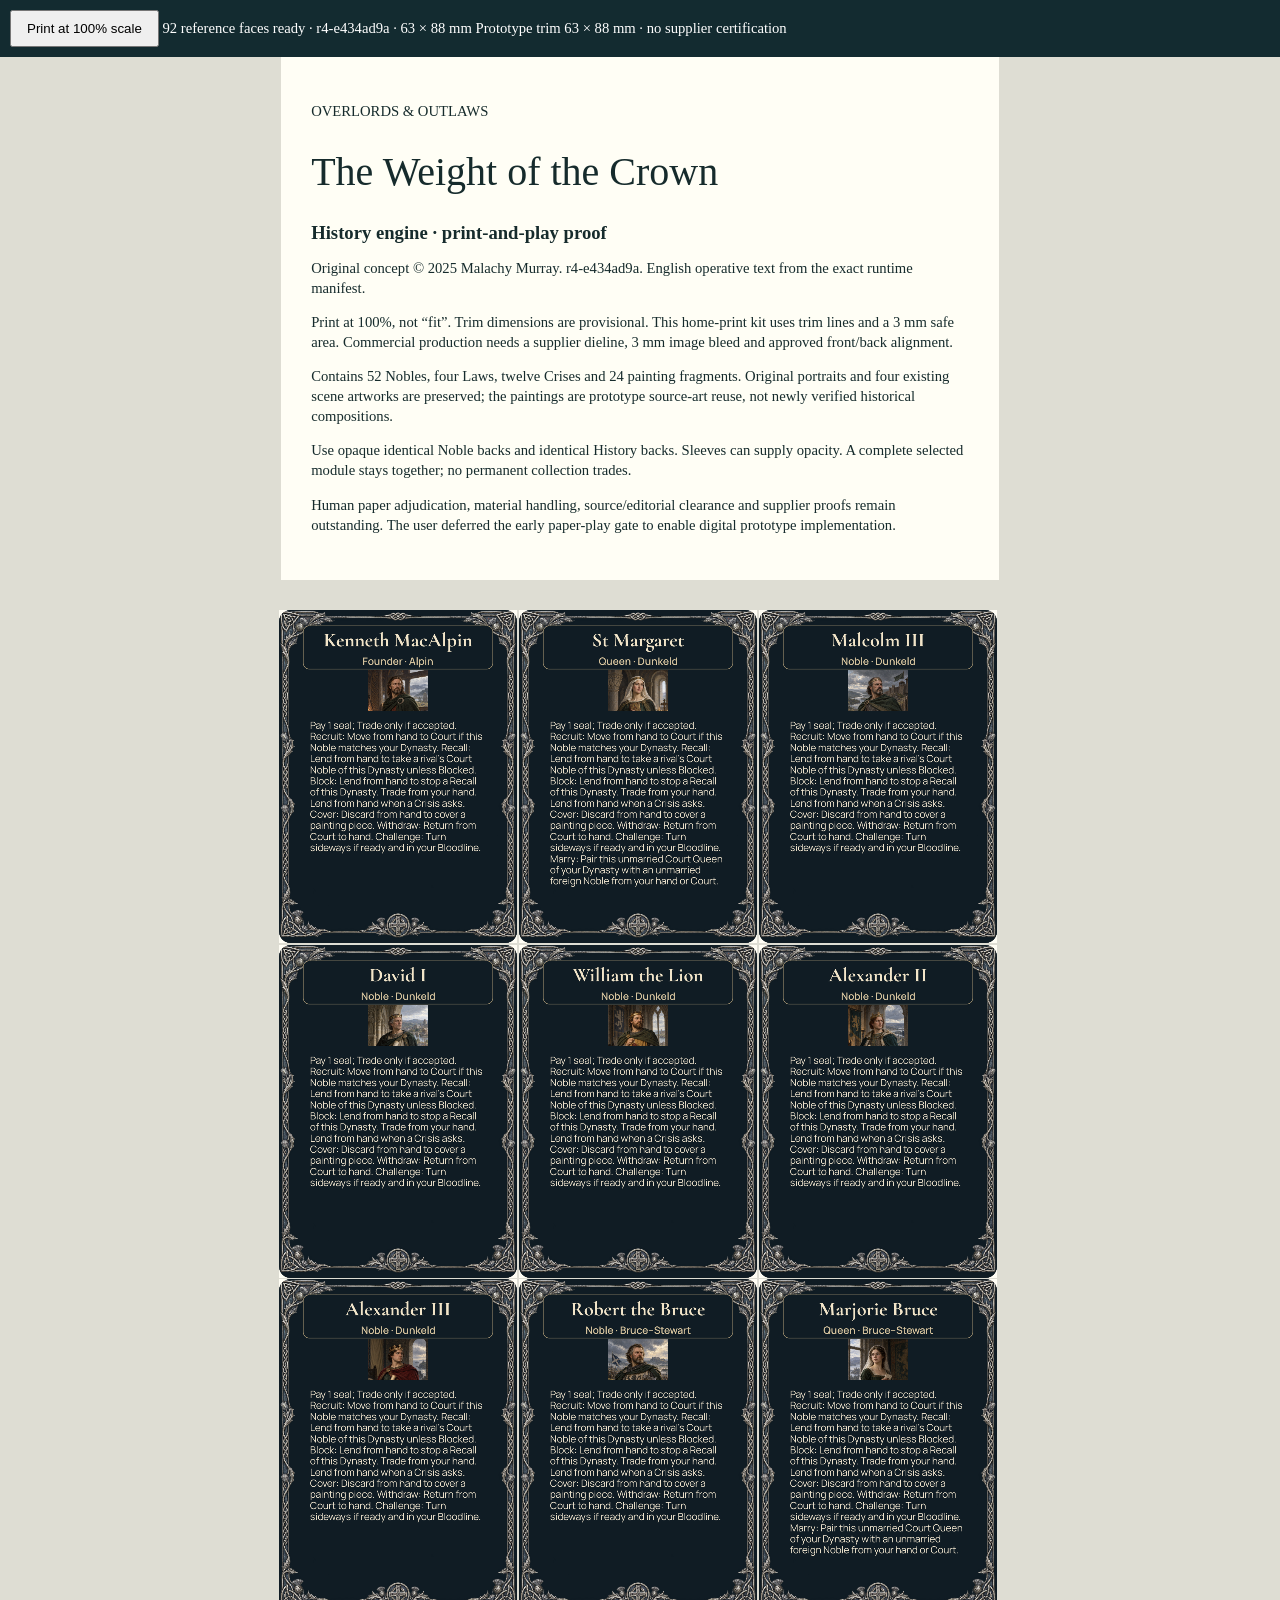
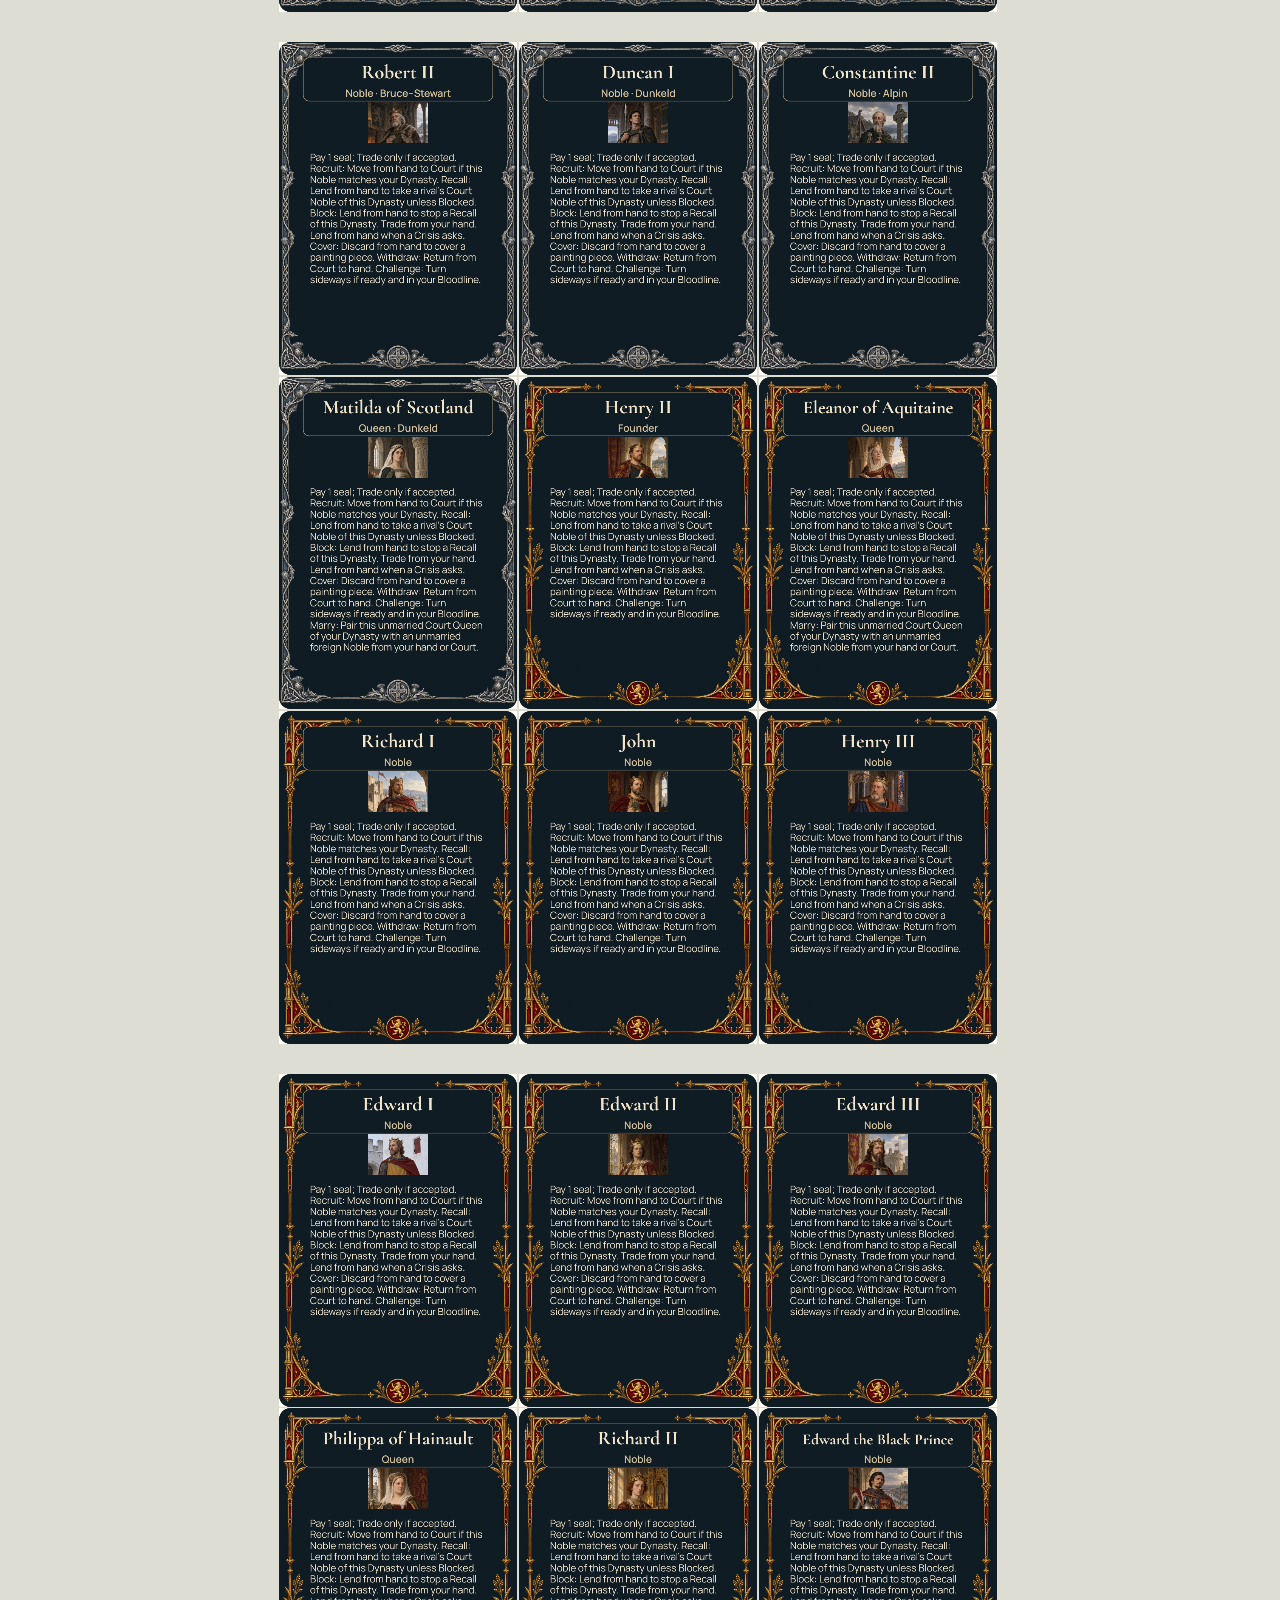
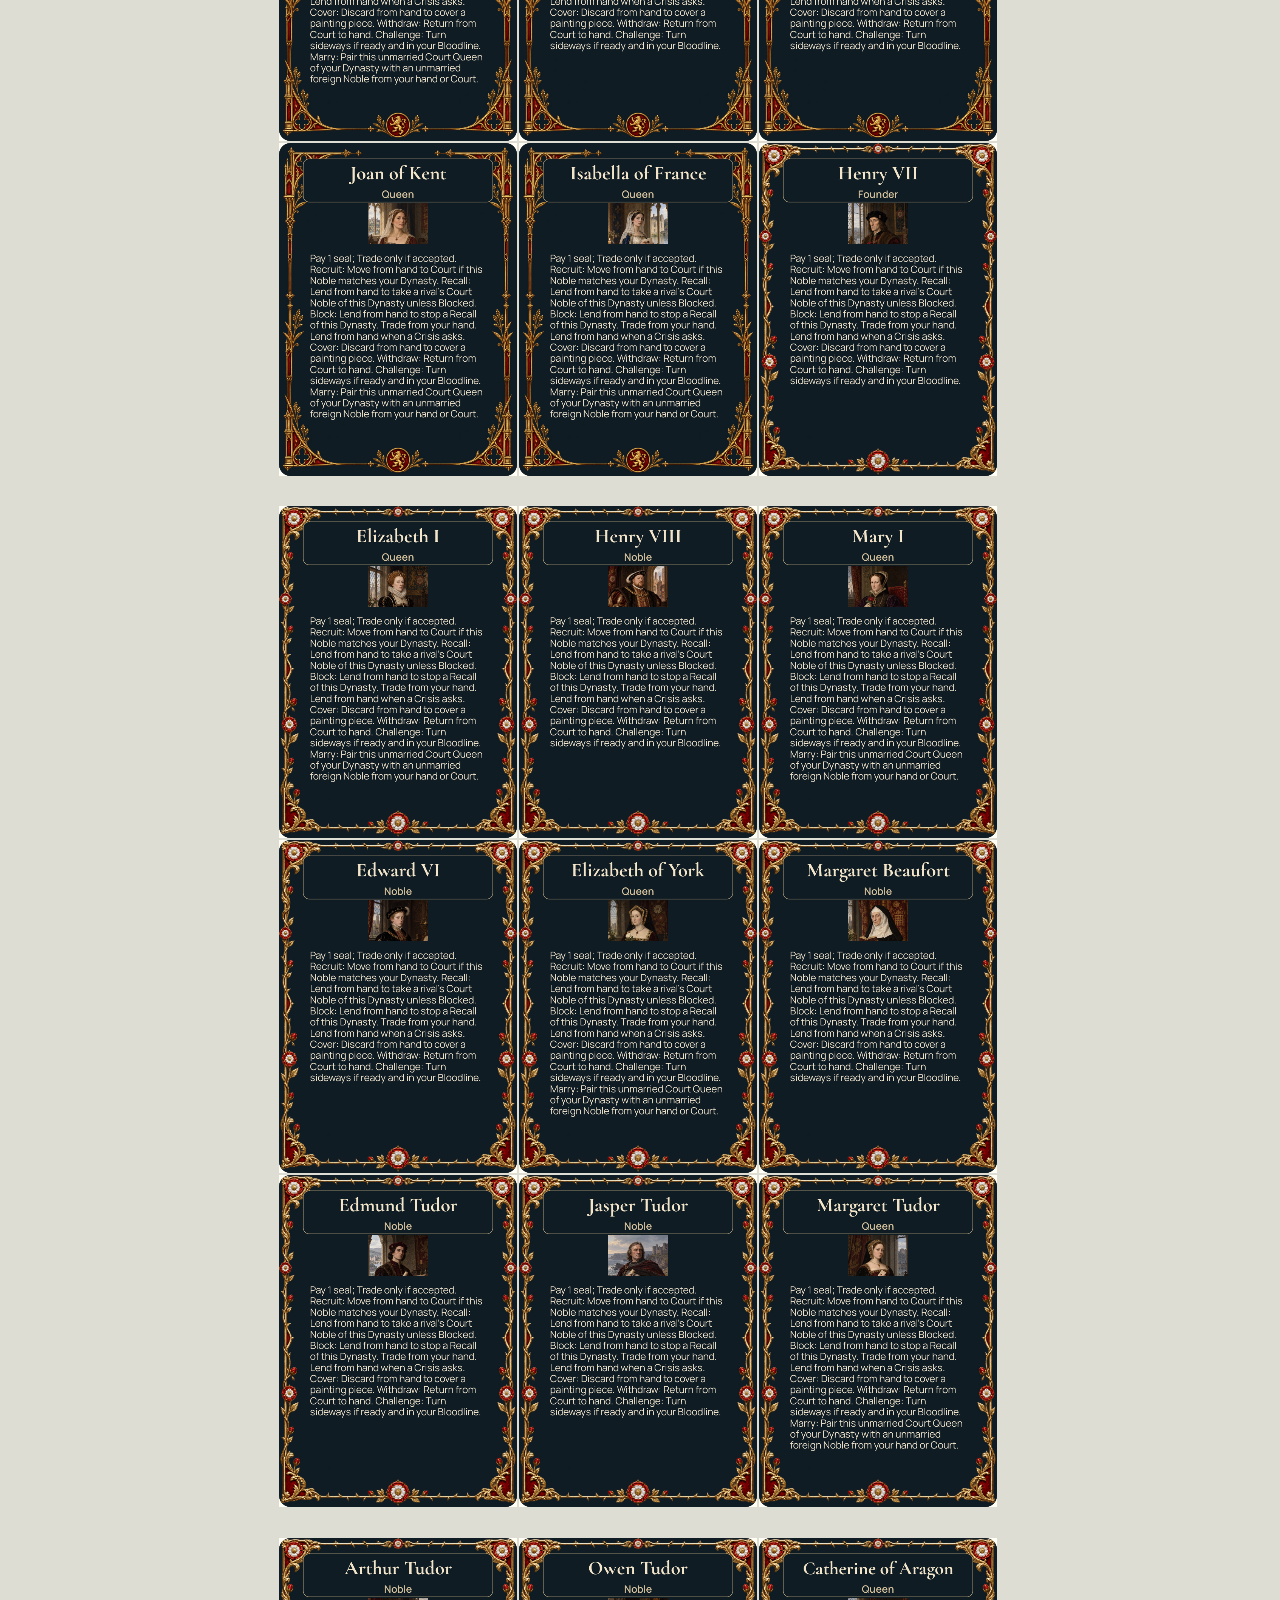
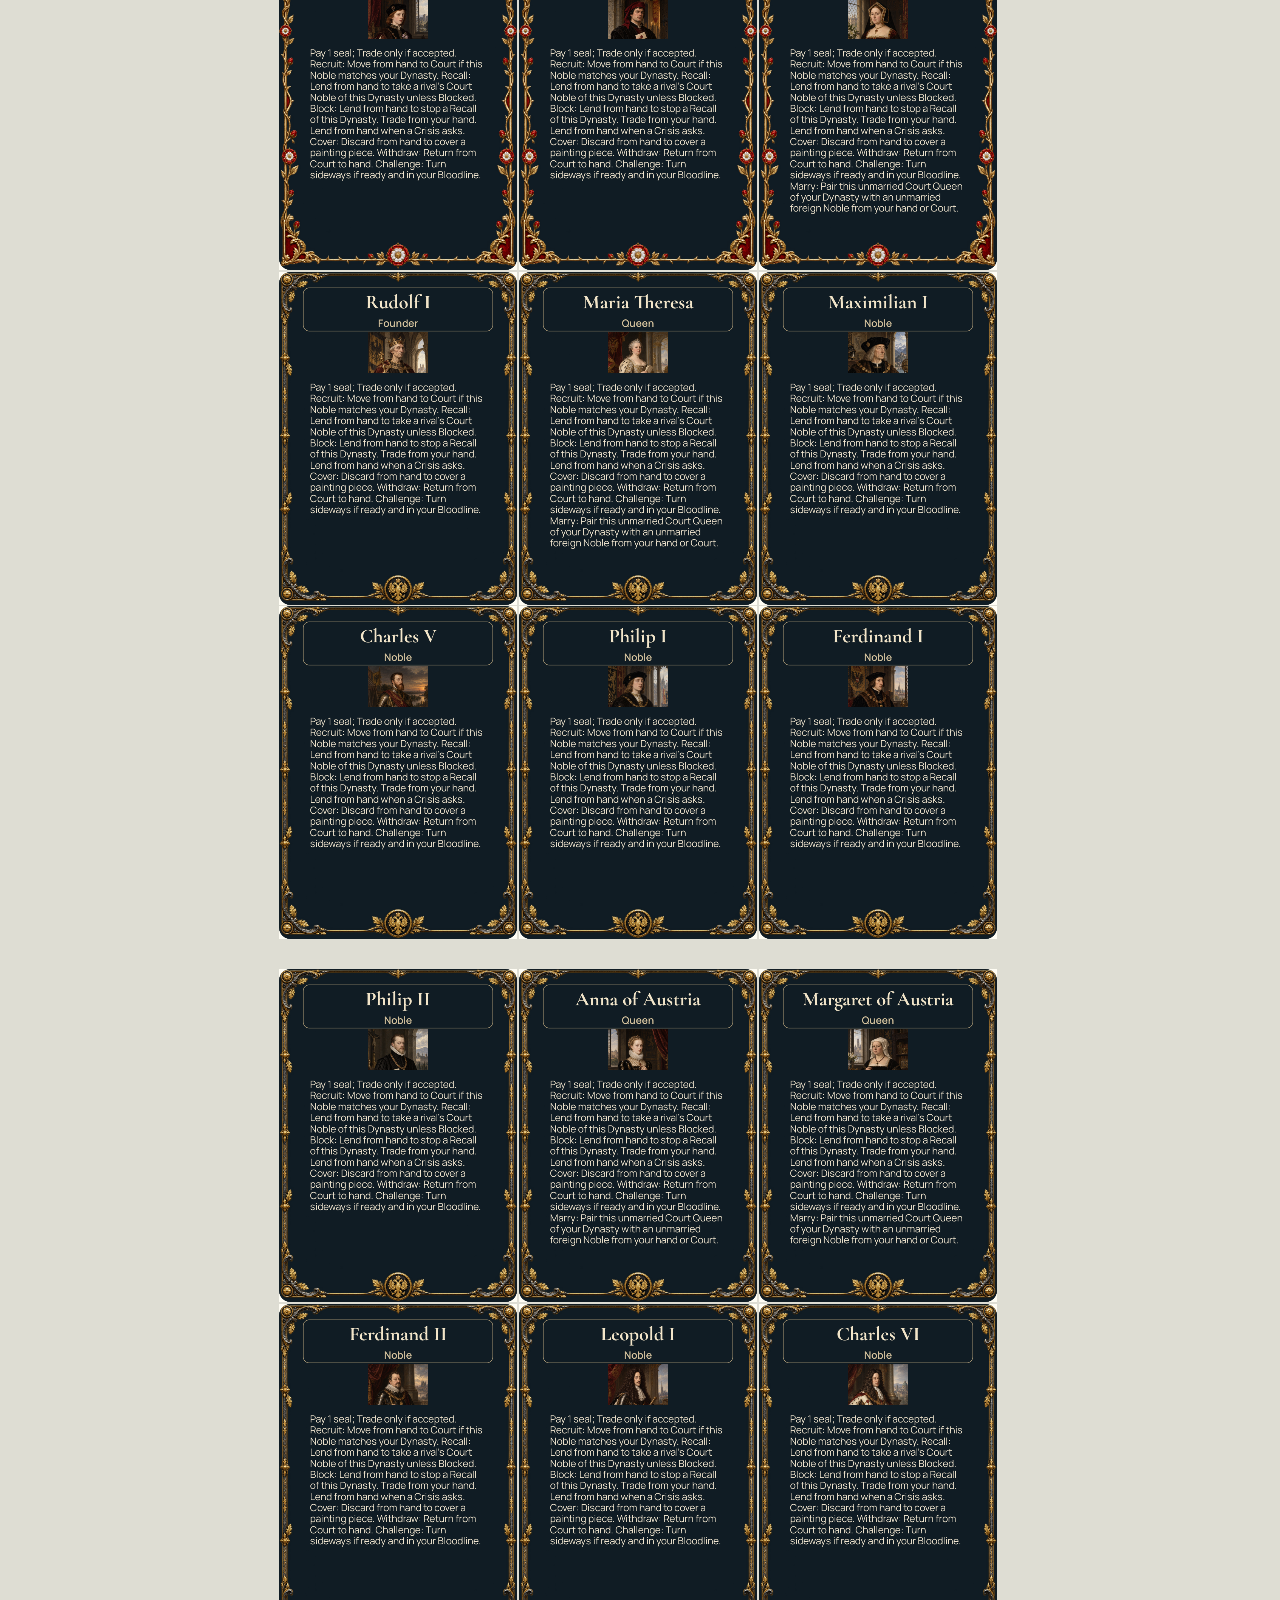
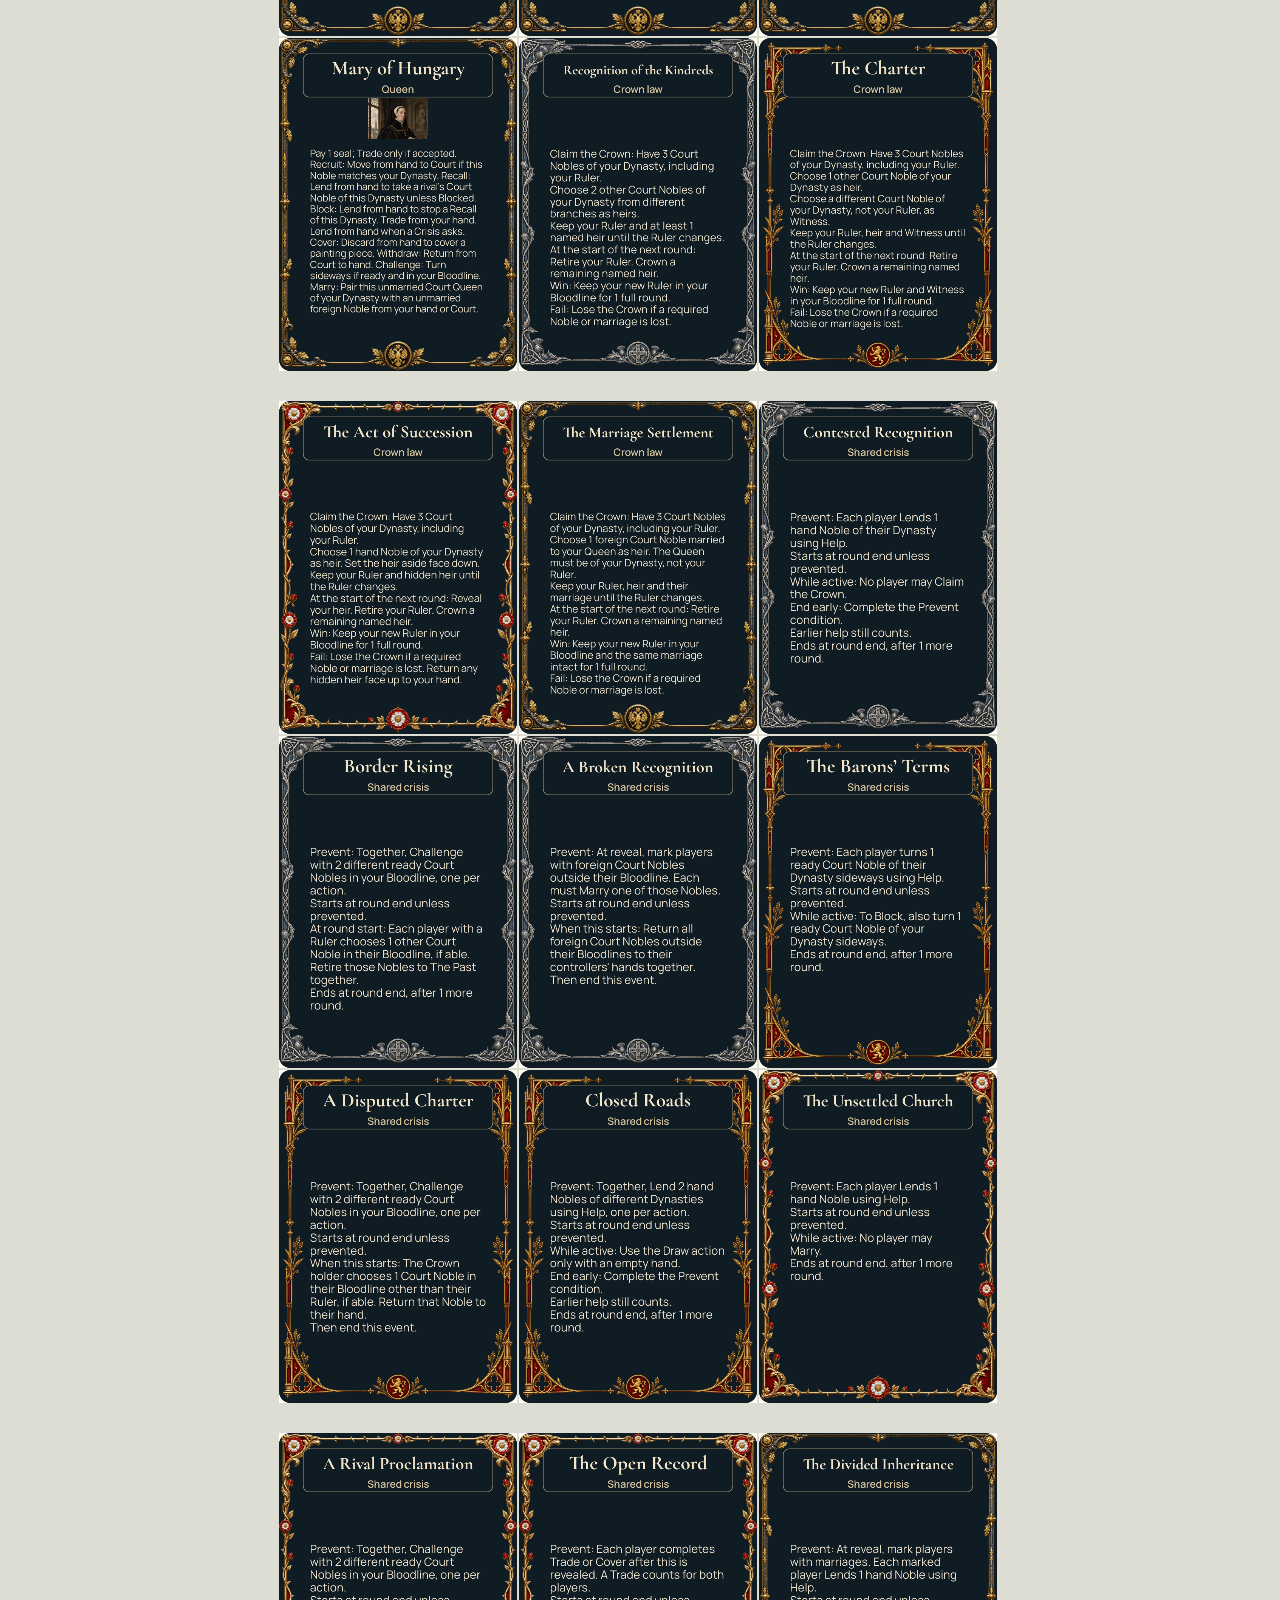
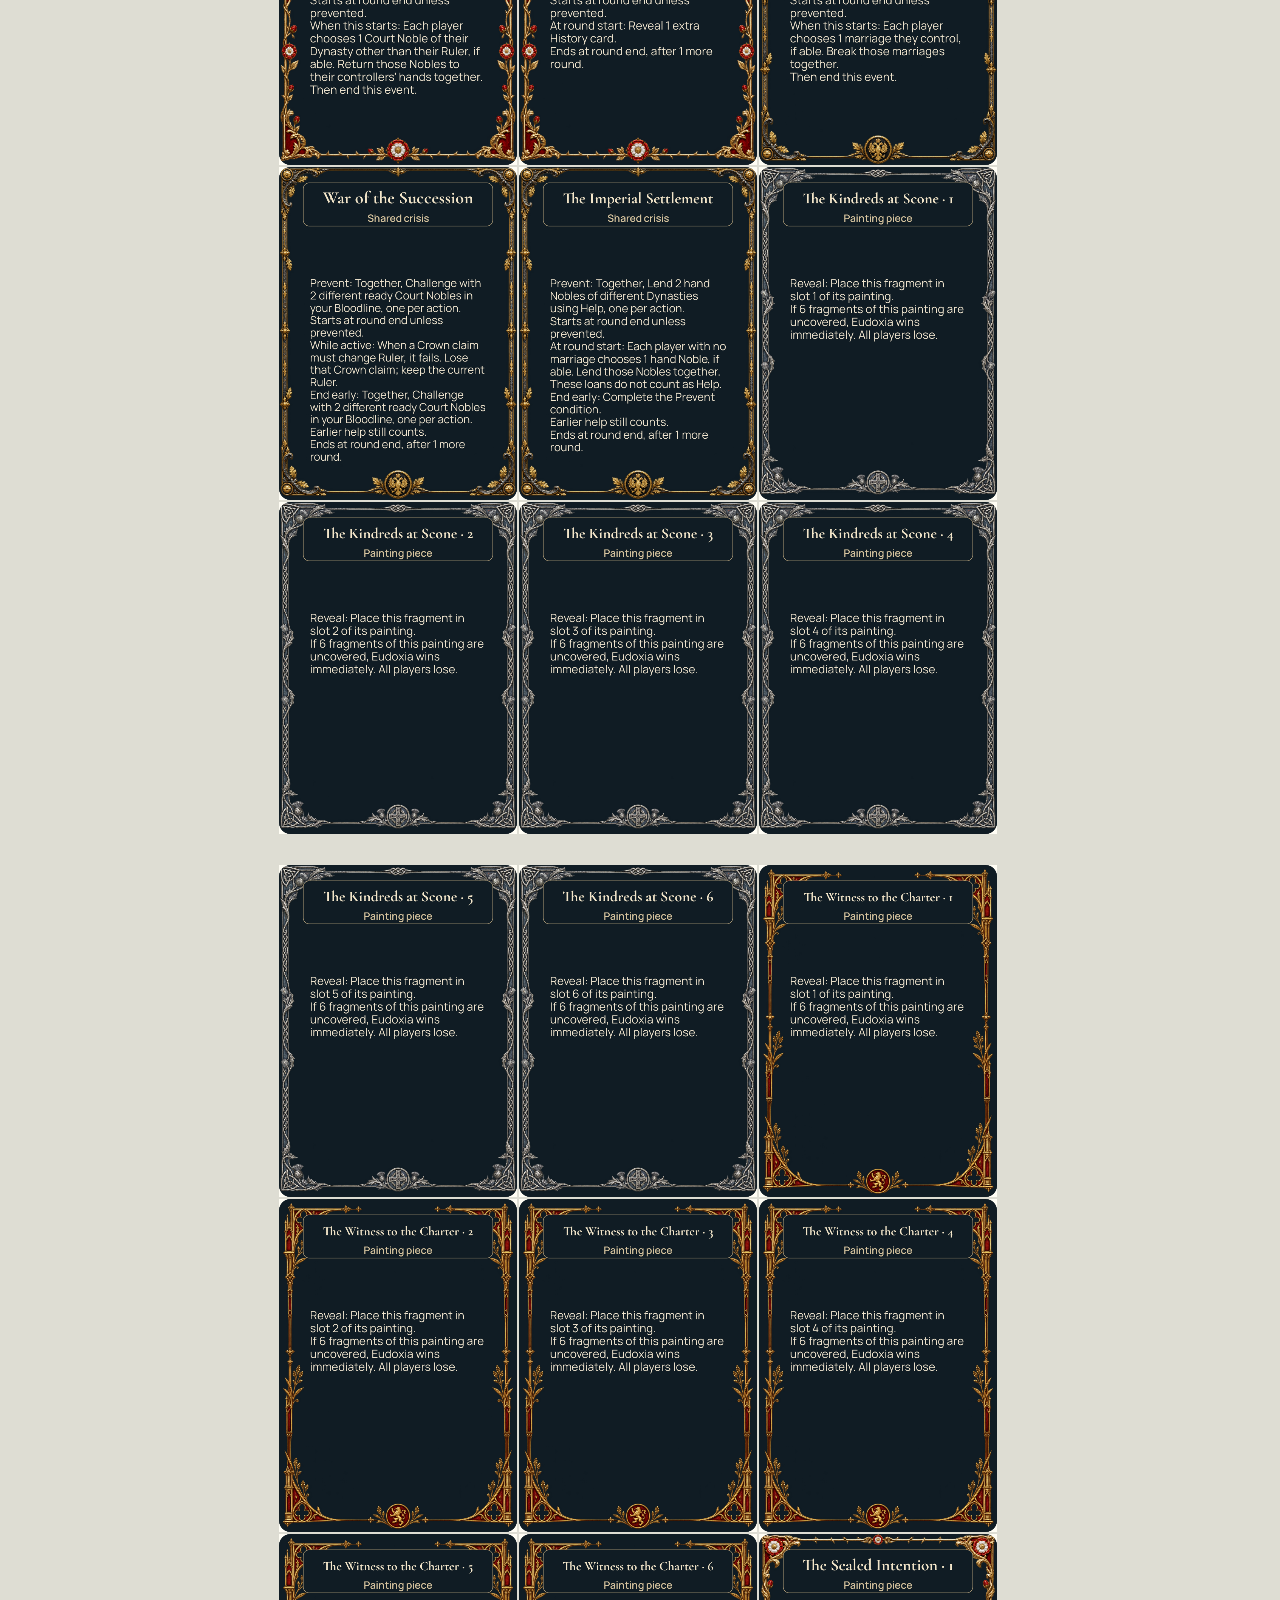
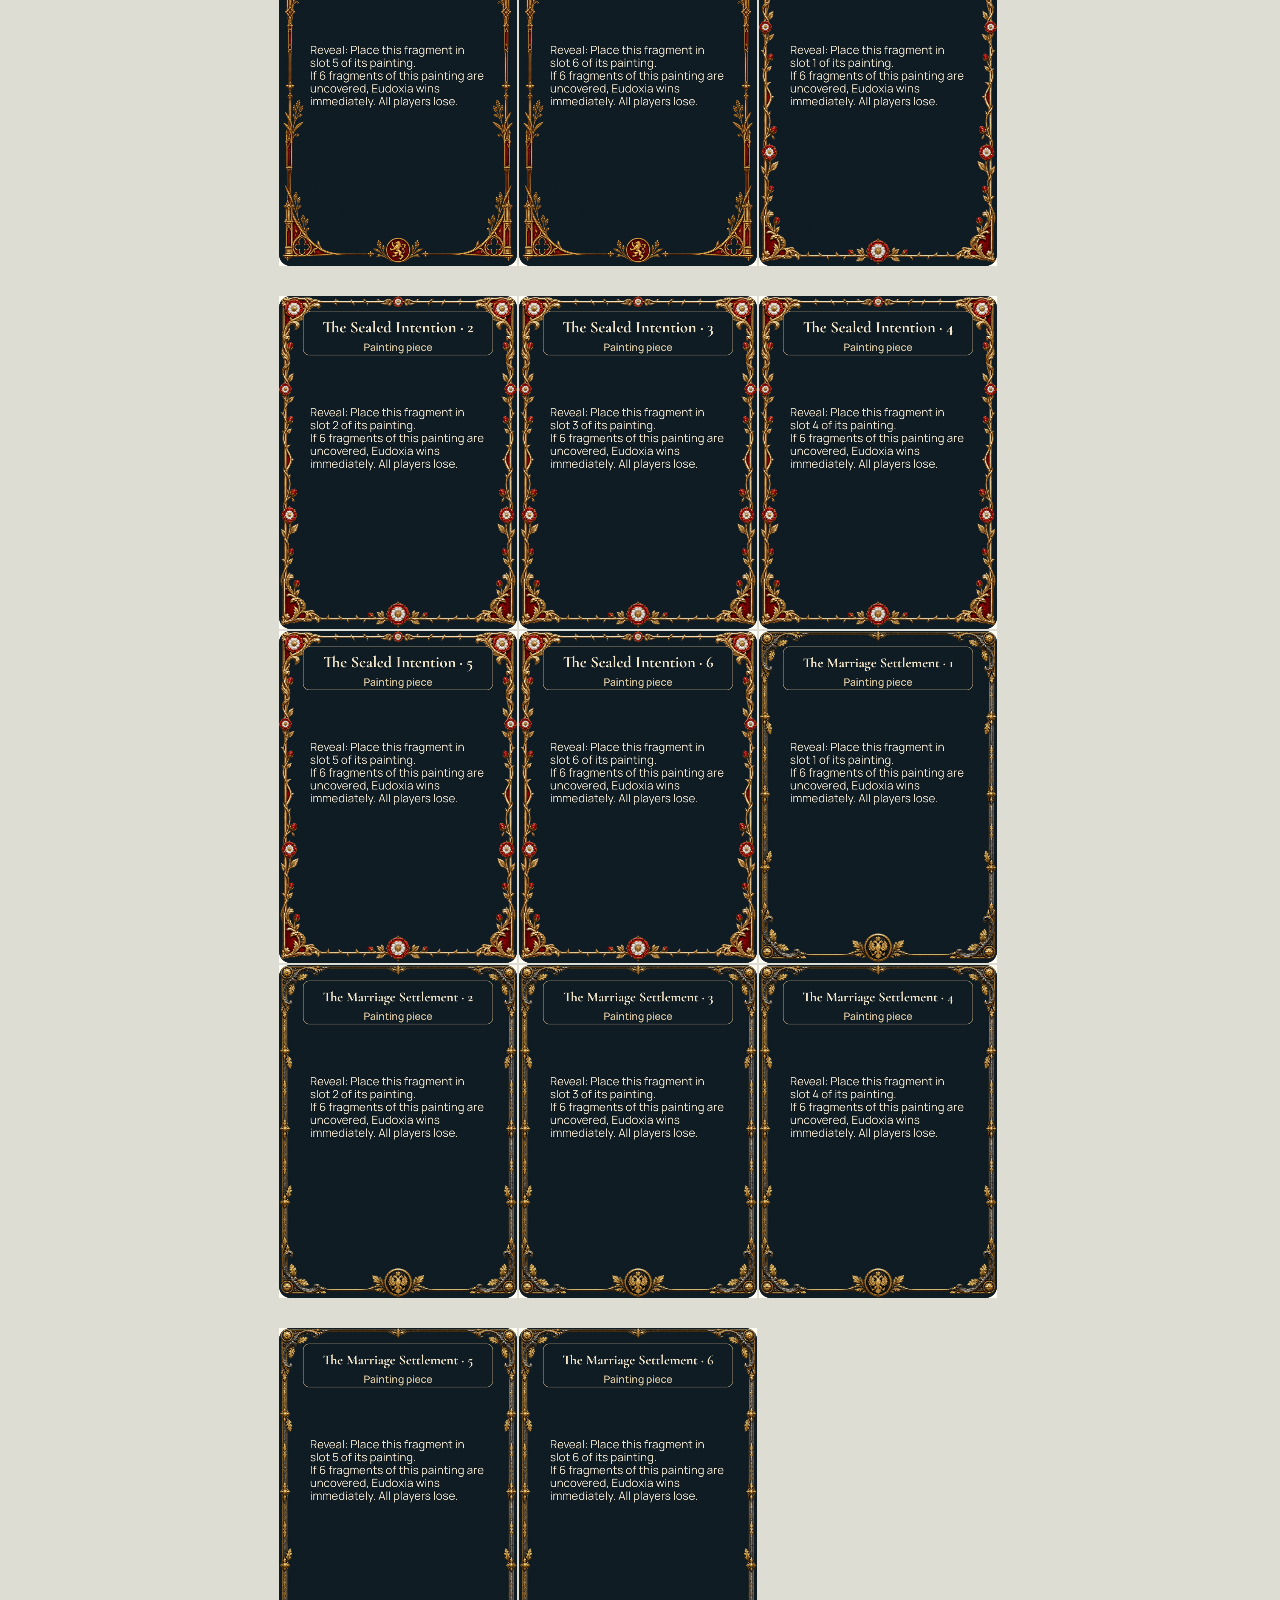
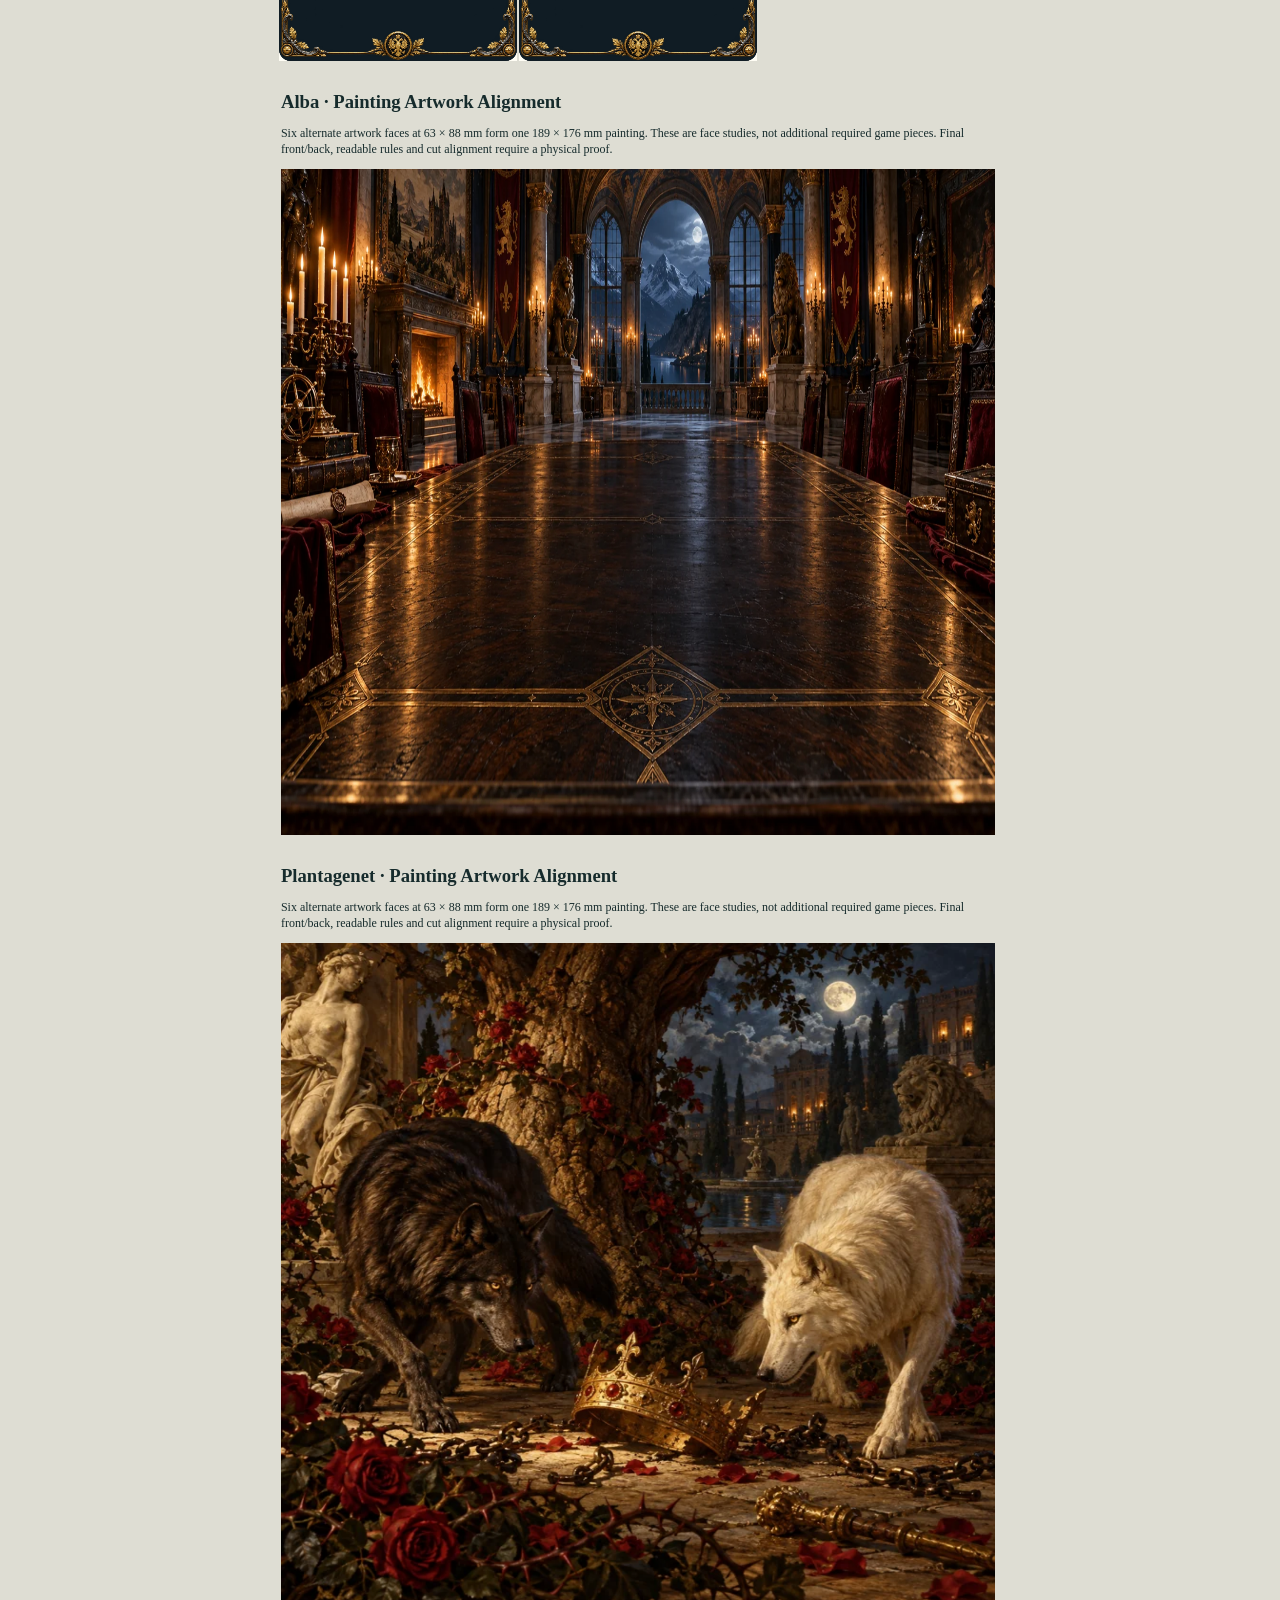
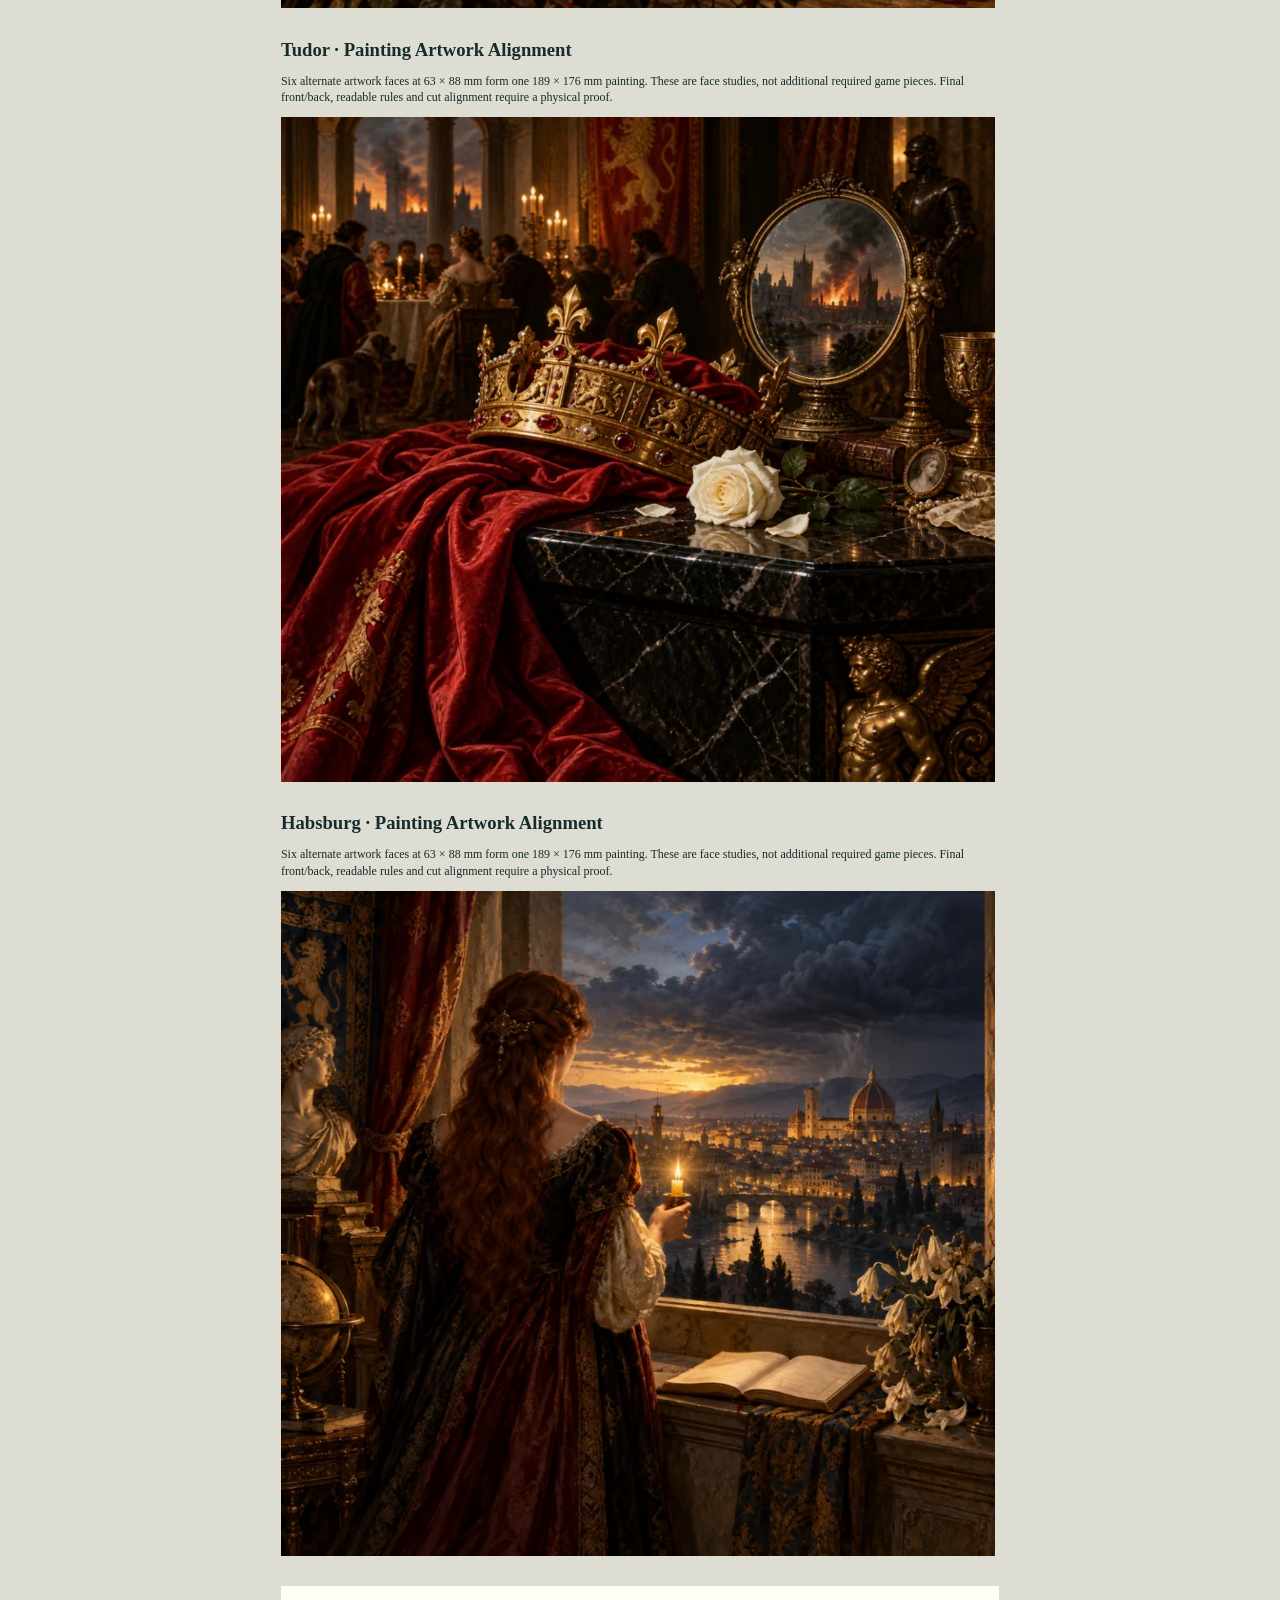
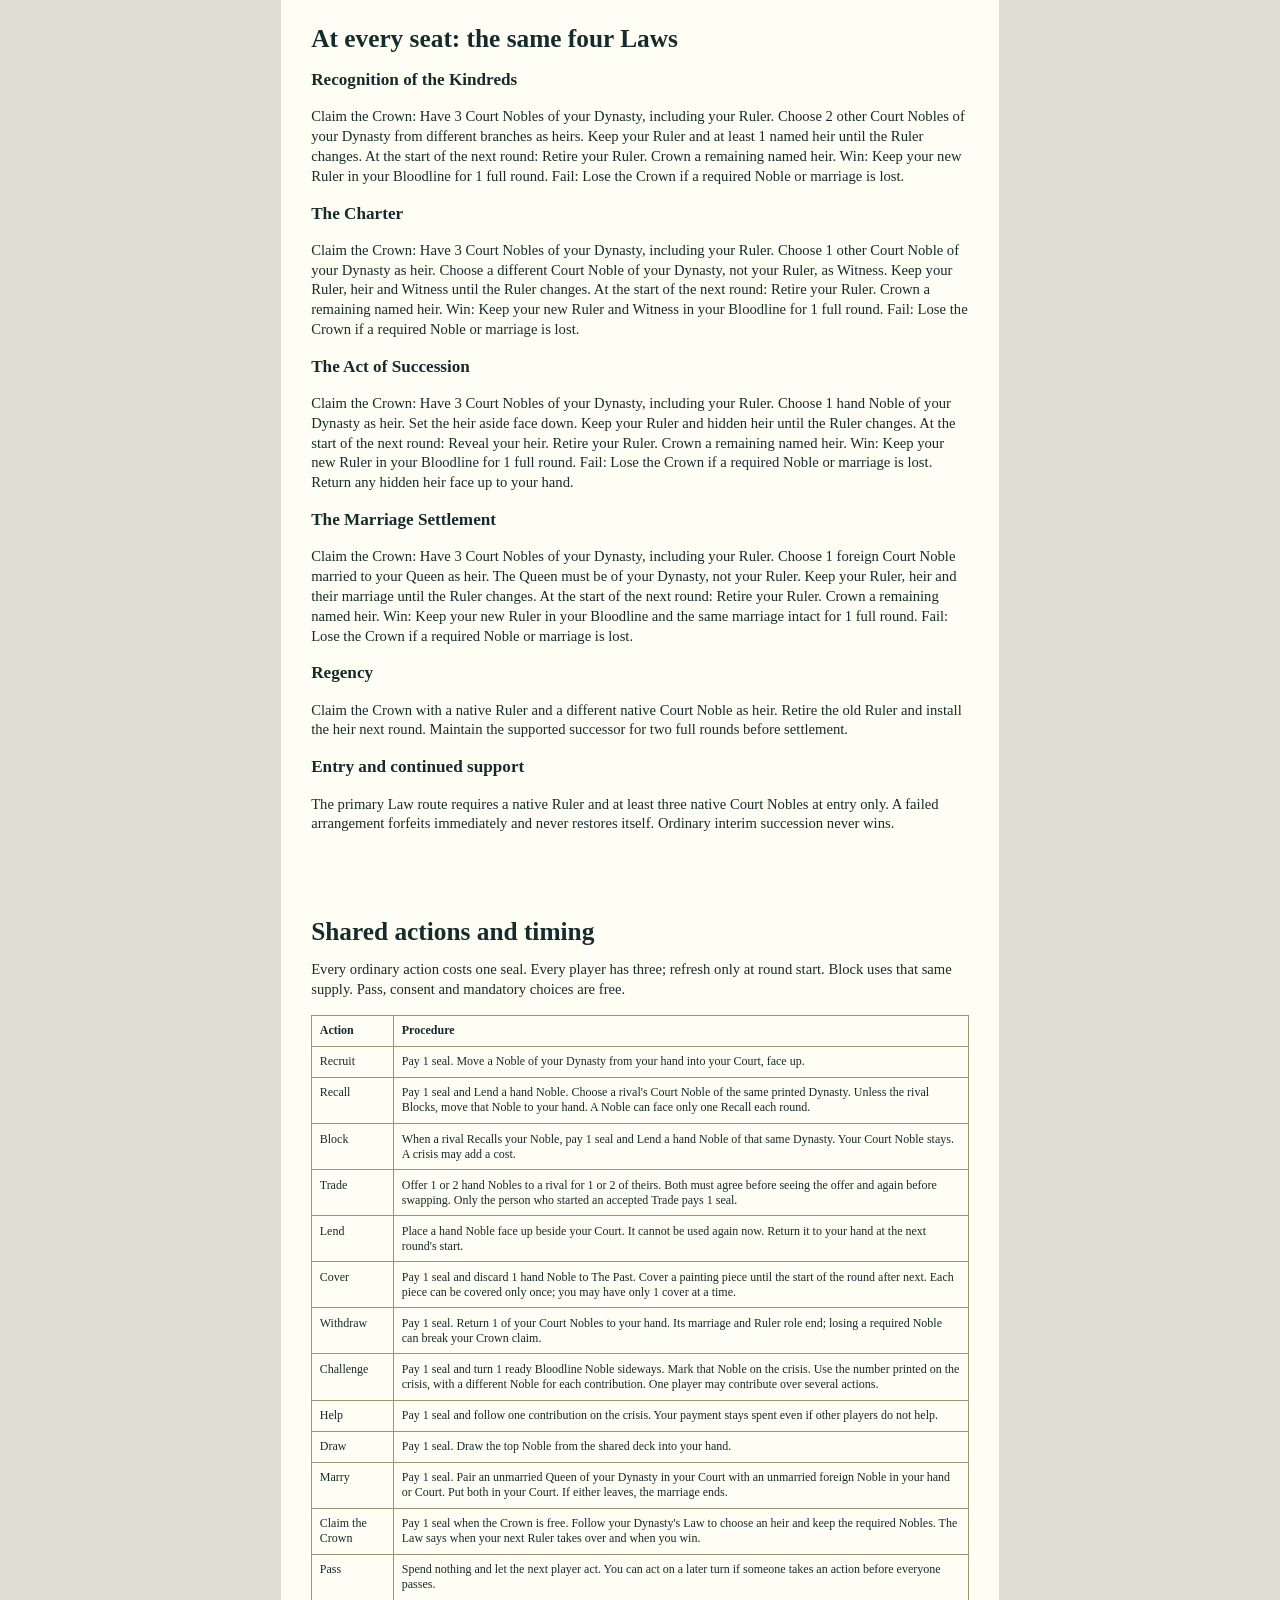
<file: history-proof.html>
<!doctype html><html lang="en" data-content-version="r4-e434ad9a"><meta charset="utf-8"><title>O&O · History engine print and play</title><style>@page{size:A4;margin:10mm}*{box-sizing:border-box}body{font-family:Georgia,serif;color:#162b2c;background:#deddd3;margin:0;font-size:11pt}header.intro,section.reference{max-width:190mm;padding:8mm;margin:auto;background:#fffef5}h1{font-size:30pt;font-weight:normal}h2{font-size:14pt;margin:2mm 0}p,li{line-height:1.35}a{color:#344d46}.sheet{display:grid;grid-template-columns:repeat(3,63mm);gap:.5mm;max-width:191mm;margin:8mm auto}.card{width:63mm;height:88mm;background:#fffdf4;border:.2mm solid #85734c;position:relative;break-inside:avoid;overflow:hidden}.portrait{display:block;width:100%;height:14mm;object-fit:cover;object-position:center 14%}.ink{padding:3mm}.noble .ink{padding:2mm 3mm}.dynasty{text-transform:uppercase;font:7pt Arial;letter-spacing:.4pt;color:#655535}.card h2{font-size:14pt;line-height:1.02}.card p{margin:2mm 0;font-size:9pt;line-height:1.16}.card footer{font:6pt Arial;position:absolute;bottom:1.5mm;left:3mm}.law h2{font-size:14pt}.law .operative{font-size:9pt;line-height:1.2}.noble h2{font-size:12pt;margin:.25mm 0}.noble .ink{padding:.25mm 3mm}.noble p{font-size:9pt;line-height:1.12;margin:.5mm 0}.noble .dynasty{font-size:6.5pt}.noble .operative{margin-top:.25mm}.operative{white-space:normal}.h-glossary dt{font-weight:bold}.h-glossary dd{margin:1mm 0 3mm}.fragment .painting{height:88mm;width:63mm;background-size:300% 200%;position:absolute;inset:0}.fragment .ink{position:absolute;inset:auto 0 0;background:#fffef1ed;padding-bottom:6mm}.fragment h2{font-size:10pt}.fragment .operative{font-size:9pt}.reference{break-before:page}.reference h2{font-size:19pt}table{border-collapse:collapse;width:100%;font-size:9pt}th,td{border:1px solid #9c9276;padding:2mm;text-align:left;vertical-align:top}.register{width:100mm;min-height:140mm;padding:5mm;border:1px solid;margin:6mm 0;break-inside:avoid}.line{height:10mm;border-bottom:1px solid #9c9276}.tokens{display:flex;flex-wrap:wrap;gap:3mm}.token{border:1px solid;border-radius:50%;width:18mm;height:18mm;display:flex;align-items:center;justify-content:center;font:8pt Arial}.mat{border:1px solid;padding:6mm;break-inside:avoid;margin:8mm 0;min-height:90mm}.back{display:flex;align-items:center;justify-content:center;text-align:center;background:#132b30;color:#eddaad;font-size:16pt}.sheet-page{break-after:page;page-break-after:always}.tokens{display:block}.token{display:inline-flex;vertical-align:top;margin:1mm;break-inside:avoid;page-break-inside:avoid}.controls{position:sticky;top:0;background:#132b30;color:#fff;padding:10px;z-index:10}.controls button{padding:9px 15px}@media print{body{background:white}.controls{display:none}.sheet{margin:0}.intro{break-after:page}.card{box-shadow:none}}.card[data-card]{border:0}.card[data-card]>.h-card-face{display:block;position:absolute;inset:0;width:63mm;height:88mm;overflow:hidden}.h-face-canvas{display:block;width:100%;height:100%}.h-face-semantic{position:absolute;width:1px;height:1px;overflow:hidden;clip-path:inset(50%);white-space:nowrap}.print-loading-warning{display:none}@media print{html:not([data-print-state="ready"]) .sheet{display:none}html:not([data-print-state="ready"]) .print-loading-warning{display:block;color:#900;font-size:20pt}}.painting-proof-page{max-width:190mm;padding:0;margin:8mm auto;break-before:page;break-after:page}.painting-proof{display:grid;grid-template-columns:repeat(3,63mm);gap:0;width:189mm}.painting-proof canvas{display:block;width:63mm;height:88mm}.painting-proof-page p{font-size:9pt}.painting-proof-page h2{text-transform:capitalize}@media print{.painting-proof-page{margin:0}html:not([data-print-state="ready"]) .painting-proof{display:none}}</style><div class="controls"><button data-print disabled>Print at 100% scale</button> <span data-print-status>Preparing the shared card faces…</span> Prototype trim 63 × 88 mm · no supplier certification</div><header class="intro"><p>OVERLORDS & OUTLAWS</p><h1>The Weight of the Crown</h1><h2>History engine · print-and-play proof</h2><p>Original concept © 2025 Malachy Murray. r4-e434ad9a. English operative text from the exact runtime manifest.</p><p>Print at 100%, not “fit”. Trim dimensions are provisional. This home-print kit uses trim lines and a 3 mm safe area. Commercial production needs a supplier dieline, 3 mm image bleed and approved front/back alignment.</p><p>Contains 52 Nobles, four Laws, twelve Crises and 24 painting fragments. Original portraits and four existing scene artworks are preserved; the paintings are prototype source-art reuse, not newly verified historical compositions.</p><p>Use opaque identical Noble backs and identical History backs. Sleeves can supply opacity. A complete selected module stays together; no permanent collection trades.</p><p>Human paper adjudication, material handling, source/editorial clearance and supplier proofs remain outstanding. The user deferred the early paper-play gate to enable digital prototype implementation.</p></header><div class="sheet sheet-page"><article class="card noble" data-card="alba-0"><article class="h-card-face noble h-reference-face" data-face-card="alba-0" style="--dynasty:#80ac9c"><canvas class="h-face-canvas" data-face-id="alba-0" data-compact="false" width="630" height="880" aria-hidden="true"></canvas><div class="h-face-semantic"><h3>Kenneth MacAlpin</h3><p class="h-card-role">Founder · Alpin</p><div class="h-operative" aria-label="Card instructions"><p class="h-rule-line">Pay 1 seal; Trade only if accepted.</p>
<p class="h-rule-line"><strong>Recruit:</strong> Move from hand to Court if this Noble matches your Dynasty.</p>
<p class="h-rule-line"><strong>Recall:</strong> Lend from hand to take a rival&#39;s Court Noble of this Dynasty unless Blocked.</p>
<p class="h-rule-line"><strong>Block:</strong> Lend from hand to stop a Recall of this Dynasty.</p>
<p class="h-rule-line">Trade from your hand.</p>
<p class="h-rule-line">Lend from hand when a Crisis asks.</p>
<p class="h-rule-line"><strong>Cover:</strong> Discard from hand to cover a painting piece.</p>
<p class="h-rule-line"><strong>Withdraw:</strong> Return from Court to hand.</p>
<p class="h-rule-line"><strong>Challenge:</strong> Turn sideways if ready and in your Bloodline.</p></div></div></article></article><article class="card noble" data-card="alba-1"><article class="h-card-face noble h-reference-face" data-face-card="alba-1" style="--dynasty:#80ac9c"><canvas class="h-face-canvas" data-face-id="alba-1" data-compact="false" width="630" height="880" aria-hidden="true"></canvas><div class="h-face-semantic"><h3>St Margaret</h3><p class="h-card-role">Queen · Dunkeld</p><div class="h-operative" aria-label="Card instructions"><p class="h-rule-line">Pay 1 seal; Trade only if accepted.</p>
<p class="h-rule-line"><strong>Recruit:</strong> Move from hand to Court if this Noble matches your Dynasty.</p>
<p class="h-rule-line"><strong>Recall:</strong> Lend from hand to take a rival&#39;s Court Noble of this Dynasty unless Blocked.</p>
<p class="h-rule-line"><strong>Block:</strong> Lend from hand to stop a Recall of this Dynasty.</p>
<p class="h-rule-line">Trade from your hand.</p>
<p class="h-rule-line">Lend from hand when a Crisis asks.</p>
<p class="h-rule-line"><strong>Cover:</strong> Discard from hand to cover a painting piece.</p>
<p class="h-rule-line"><strong>Withdraw:</strong> Return from Court to hand.</p>
<p class="h-rule-line"><strong>Challenge:</strong> Turn sideways if ready and in your Bloodline.</p>
<p class="h-rule-line"><strong>Marry:</strong> Pair this unmarried Court Queen of your Dynasty with an unmarried foreign Noble from your hand or Court.</p></div></div></article></article><article class="card noble" data-card="alba-2"><article class="h-card-face noble h-reference-face" data-face-card="alba-2" style="--dynasty:#80ac9c"><canvas class="h-face-canvas" data-face-id="alba-2" data-compact="false" width="630" height="880" aria-hidden="true"></canvas><div class="h-face-semantic"><h3>Malcolm III</h3><p class="h-card-role">Noble · Dunkeld</p><div class="h-operative" aria-label="Card instructions"><p class="h-rule-line">Pay 1 seal; Trade only if accepted.</p>
<p class="h-rule-line"><strong>Recruit:</strong> Move from hand to Court if this Noble matches your Dynasty.</p>
<p class="h-rule-line"><strong>Recall:</strong> Lend from hand to take a rival&#39;s Court Noble of this Dynasty unless Blocked.</p>
<p class="h-rule-line"><strong>Block:</strong> Lend from hand to stop a Recall of this Dynasty.</p>
<p class="h-rule-line">Trade from your hand.</p>
<p class="h-rule-line">Lend from hand when a Crisis asks.</p>
<p class="h-rule-line"><strong>Cover:</strong> Discard from hand to cover a painting piece.</p>
<p class="h-rule-line"><strong>Withdraw:</strong> Return from Court to hand.</p>
<p class="h-rule-line"><strong>Challenge:</strong> Turn sideways if ready and in your Bloodline.</p></div></div></article></article><article class="card noble" data-card="alba-3"><article class="h-card-face noble h-reference-face" data-face-card="alba-3" style="--dynasty:#80ac9c"><canvas class="h-face-canvas" data-face-id="alba-3" data-compact="false" width="630" height="880" aria-hidden="true"></canvas><div class="h-face-semantic"><h3>David I</h3><p class="h-card-role">Noble · Dunkeld</p><div class="h-operative" aria-label="Card instructions"><p class="h-rule-line">Pay 1 seal; Trade only if accepted.</p>
<p class="h-rule-line"><strong>Recruit:</strong> Move from hand to Court if this Noble matches your Dynasty.</p>
<p class="h-rule-line"><strong>Recall:</strong> Lend from hand to take a rival&#39;s Court Noble of this Dynasty unless Blocked.</p>
<p class="h-rule-line"><strong>Block:</strong> Lend from hand to stop a Recall of this Dynasty.</p>
<p class="h-rule-line">Trade from your hand.</p>
<p class="h-rule-line">Lend from hand when a Crisis asks.</p>
<p class="h-rule-line"><strong>Cover:</strong> Discard from hand to cover a painting piece.</p>
<p class="h-rule-line"><strong>Withdraw:</strong> Return from Court to hand.</p>
<p class="h-rule-line"><strong>Challenge:</strong> Turn sideways if ready and in your Bloodline.</p></div></div></article></article><article class="card noble" data-card="alba-4"><article class="h-card-face noble h-reference-face" data-face-card="alba-4" style="--dynasty:#80ac9c"><canvas class="h-face-canvas" data-face-id="alba-4" data-compact="false" width="630" height="880" aria-hidden="true"></canvas><div class="h-face-semantic"><h3>William the Lion</h3><p class="h-card-role">Noble · Dunkeld</p><div class="h-operative" aria-label="Card instructions"><p class="h-rule-line">Pay 1 seal; Trade only if accepted.</p>
<p class="h-rule-line"><strong>Recruit:</strong> Move from hand to Court if this Noble matches your Dynasty.</p>
<p class="h-rule-line"><strong>Recall:</strong> Lend from hand to take a rival&#39;s Court Noble of this Dynasty unless Blocked.</p>
<p class="h-rule-line"><strong>Block:</strong> Lend from hand to stop a Recall of this Dynasty.</p>
<p class="h-rule-line">Trade from your hand.</p>
<p class="h-rule-line">Lend from hand when a Crisis asks.</p>
<p class="h-rule-line"><strong>Cover:</strong> Discard from hand to cover a painting piece.</p>
<p class="h-rule-line"><strong>Withdraw:</strong> Return from Court to hand.</p>
<p class="h-rule-line"><strong>Challenge:</strong> Turn sideways if ready and in your Bloodline.</p></div></div></article></article><article class="card noble" data-card="alba-5"><article class="h-card-face noble h-reference-face" data-face-card="alba-5" style="--dynasty:#80ac9c"><canvas class="h-face-canvas" data-face-id="alba-5" data-compact="false" width="630" height="880" aria-hidden="true"></canvas><div class="h-face-semantic"><h3>Alexander II</h3><p class="h-card-role">Noble · Dunkeld</p><div class="h-operative" aria-label="Card instructions"><p class="h-rule-line">Pay 1 seal; Trade only if accepted.</p>
<p class="h-rule-line"><strong>Recruit:</strong> Move from hand to Court if this Noble matches your Dynasty.</p>
<p class="h-rule-line"><strong>Recall:</strong> Lend from hand to take a rival&#39;s Court Noble of this Dynasty unless Blocked.</p>
<p class="h-rule-line"><strong>Block:</strong> Lend from hand to stop a Recall of this Dynasty.</p>
<p class="h-rule-line">Trade from your hand.</p>
<p class="h-rule-line">Lend from hand when a Crisis asks.</p>
<p class="h-rule-line"><strong>Cover:</strong> Discard from hand to cover a painting piece.</p>
<p class="h-rule-line"><strong>Withdraw:</strong> Return from Court to hand.</p>
<p class="h-rule-line"><strong>Challenge:</strong> Turn sideways if ready and in your Bloodline.</p></div></div></article></article><article class="card noble" data-card="alba-6"><article class="h-card-face noble h-reference-face" data-face-card="alba-6" style="--dynasty:#80ac9c"><canvas class="h-face-canvas" data-face-id="alba-6" data-compact="false" width="630" height="880" aria-hidden="true"></canvas><div class="h-face-semantic"><h3>Alexander III</h3><p class="h-card-role">Noble · Dunkeld</p><div class="h-operative" aria-label="Card instructions"><p class="h-rule-line">Pay 1 seal; Trade only if accepted.</p>
<p class="h-rule-line"><strong>Recruit:</strong> Move from hand to Court if this Noble matches your Dynasty.</p>
<p class="h-rule-line"><strong>Recall:</strong> Lend from hand to take a rival&#39;s Court Noble of this Dynasty unless Blocked.</p>
<p class="h-rule-line"><strong>Block:</strong> Lend from hand to stop a Recall of this Dynasty.</p>
<p class="h-rule-line">Trade from your hand.</p>
<p class="h-rule-line">Lend from hand when a Crisis asks.</p>
<p class="h-rule-line"><strong>Cover:</strong> Discard from hand to cover a painting piece.</p>
<p class="h-rule-line"><strong>Withdraw:</strong> Return from Court to hand.</p>
<p class="h-rule-line"><strong>Challenge:</strong> Turn sideways if ready and in your Bloodline.</p></div></div></article></article><article class="card noble" data-card="alba-7"><article class="h-card-face noble h-reference-face" data-face-card="alba-7" style="--dynasty:#80ac9c"><canvas class="h-face-canvas" data-face-id="alba-7" data-compact="false" width="630" height="880" aria-hidden="true"></canvas><div class="h-face-semantic"><h3>Robert the Bruce</h3><p class="h-card-role">Noble · Bruce–Stewart</p><div class="h-operative" aria-label="Card instructions"><p class="h-rule-line">Pay 1 seal; Trade only if accepted.</p>
<p class="h-rule-line"><strong>Recruit:</strong> Move from hand to Court if this Noble matches your Dynasty.</p>
<p class="h-rule-line"><strong>Recall:</strong> Lend from hand to take a rival&#39;s Court Noble of this Dynasty unless Blocked.</p>
<p class="h-rule-line"><strong>Block:</strong> Lend from hand to stop a Recall of this Dynasty.</p>
<p class="h-rule-line">Trade from your hand.</p>
<p class="h-rule-line">Lend from hand when a Crisis asks.</p>
<p class="h-rule-line"><strong>Cover:</strong> Discard from hand to cover a painting piece.</p>
<p class="h-rule-line"><strong>Withdraw:</strong> Return from Court to hand.</p>
<p class="h-rule-line"><strong>Challenge:</strong> Turn sideways if ready and in your Bloodline.</p></div></div></article></article><article class="card noble" data-card="alba-8"><article class="h-card-face noble h-reference-face" data-face-card="alba-8" style="--dynasty:#80ac9c"><canvas class="h-face-canvas" data-face-id="alba-8" data-compact="false" width="630" height="880" aria-hidden="true"></canvas><div class="h-face-semantic"><h3>Marjorie Bruce</h3><p class="h-card-role">Queen · Bruce–Stewart</p><div class="h-operative" aria-label="Card instructions"><p class="h-rule-line">Pay 1 seal; Trade only if accepted.</p>
<p class="h-rule-line"><strong>Recruit:</strong> Move from hand to Court if this Noble matches your Dynasty.</p>
<p class="h-rule-line"><strong>Recall:</strong> Lend from hand to take a rival&#39;s Court Noble of this Dynasty unless Blocked.</p>
<p class="h-rule-line"><strong>Block:</strong> Lend from hand to stop a Recall of this Dynasty.</p>
<p class="h-rule-line">Trade from your hand.</p>
<p class="h-rule-line">Lend from hand when a Crisis asks.</p>
<p class="h-rule-line"><strong>Cover:</strong> Discard from hand to cover a painting piece.</p>
<p class="h-rule-line"><strong>Withdraw:</strong> Return from Court to hand.</p>
<p class="h-rule-line"><strong>Challenge:</strong> Turn sideways if ready and in your Bloodline.</p>
<p class="h-rule-line"><strong>Marry:</strong> Pair this unmarried Court Queen of your Dynasty with an unmarried foreign Noble from your hand or Court.</p></div></div></article></article></div><div class="sheet sheet-page"><article class="card noble" data-card="alba-9"><article class="h-card-face noble h-reference-face" data-face-card="alba-9" style="--dynasty:#80ac9c"><canvas class="h-face-canvas" data-face-id="alba-9" data-compact="false" width="630" height="880" aria-hidden="true"></canvas><div class="h-face-semantic"><h3>Robert II</h3><p class="h-card-role">Noble · Bruce–Stewart</p><div class="h-operative" aria-label="Card instructions"><p class="h-rule-line">Pay 1 seal; Trade only if accepted.</p>
<p class="h-rule-line"><strong>Recruit:</strong> Move from hand to Court if this Noble matches your Dynasty.</p>
<p class="h-rule-line"><strong>Recall:</strong> Lend from hand to take a rival&#39;s Court Noble of this Dynasty unless Blocked.</p>
<p class="h-rule-line"><strong>Block:</strong> Lend from hand to stop a Recall of this Dynasty.</p>
<p class="h-rule-line">Trade from your hand.</p>
<p class="h-rule-line">Lend from hand when a Crisis asks.</p>
<p class="h-rule-line"><strong>Cover:</strong> Discard from hand to cover a painting piece.</p>
<p class="h-rule-line"><strong>Withdraw:</strong> Return from Court to hand.</p>
<p class="h-rule-line"><strong>Challenge:</strong> Turn sideways if ready and in your Bloodline.</p></div></div></article></article><article class="card noble" data-card="alba-10"><article class="h-card-face noble h-reference-face" data-face-card="alba-10" style="--dynasty:#80ac9c"><canvas class="h-face-canvas" data-face-id="alba-10" data-compact="false" width="630" height="880" aria-hidden="true"></canvas><div class="h-face-semantic"><h3>Duncan I</h3><p class="h-card-role">Noble · Dunkeld</p><div class="h-operative" aria-label="Card instructions"><p class="h-rule-line">Pay 1 seal; Trade only if accepted.</p>
<p class="h-rule-line"><strong>Recruit:</strong> Move from hand to Court if this Noble matches your Dynasty.</p>
<p class="h-rule-line"><strong>Recall:</strong> Lend from hand to take a rival&#39;s Court Noble of this Dynasty unless Blocked.</p>
<p class="h-rule-line"><strong>Block:</strong> Lend from hand to stop a Recall of this Dynasty.</p>
<p class="h-rule-line">Trade from your hand.</p>
<p class="h-rule-line">Lend from hand when a Crisis asks.</p>
<p class="h-rule-line"><strong>Cover:</strong> Discard from hand to cover a painting piece.</p>
<p class="h-rule-line"><strong>Withdraw:</strong> Return from Court to hand.</p>
<p class="h-rule-line"><strong>Challenge:</strong> Turn sideways if ready and in your Bloodline.</p></div></div></article></article><article class="card noble" data-card="alba-12"><article class="h-card-face noble h-reference-face" data-face-card="alba-12" style="--dynasty:#80ac9c"><canvas class="h-face-canvas" data-face-id="alba-12" data-compact="false" width="630" height="880" aria-hidden="true"></canvas><div class="h-face-semantic"><h3>Constantine II</h3><p class="h-card-role">Noble · Alpin</p><div class="h-operative" aria-label="Card instructions"><p class="h-rule-line">Pay 1 seal; Trade only if accepted.</p>
<p class="h-rule-line"><strong>Recruit:</strong> Move from hand to Court if this Noble matches your Dynasty.</p>
<p class="h-rule-line"><strong>Recall:</strong> Lend from hand to take a rival&#39;s Court Noble of this Dynasty unless Blocked.</p>
<p class="h-rule-line"><strong>Block:</strong> Lend from hand to stop a Recall of this Dynasty.</p>
<p class="h-rule-line">Trade from your hand.</p>
<p class="h-rule-line">Lend from hand when a Crisis asks.</p>
<p class="h-rule-line"><strong>Cover:</strong> Discard from hand to cover a painting piece.</p>
<p class="h-rule-line"><strong>Withdraw:</strong> Return from Court to hand.</p>
<p class="h-rule-line"><strong>Challenge:</strong> Turn sideways if ready and in your Bloodline.</p></div></div></article></article><article class="card noble" data-card="alba-13"><article class="h-card-face noble h-reference-face" data-face-card="alba-13" style="--dynasty:#80ac9c"><canvas class="h-face-canvas" data-face-id="alba-13" data-compact="false" width="630" height="880" aria-hidden="true"></canvas><div class="h-face-semantic"><h3>Matilda of Scotland</h3><p class="h-card-role">Queen · Dunkeld</p><div class="h-operative" aria-label="Card instructions"><p class="h-rule-line">Pay 1 seal; Trade only if accepted.</p>
<p class="h-rule-line"><strong>Recruit:</strong> Move from hand to Court if this Noble matches your Dynasty.</p>
<p class="h-rule-line"><strong>Recall:</strong> Lend from hand to take a rival&#39;s Court Noble of this Dynasty unless Blocked.</p>
<p class="h-rule-line"><strong>Block:</strong> Lend from hand to stop a Recall of this Dynasty.</p>
<p class="h-rule-line">Trade from your hand.</p>
<p class="h-rule-line">Lend from hand when a Crisis asks.</p>
<p class="h-rule-line"><strong>Cover:</strong> Discard from hand to cover a painting piece.</p>
<p class="h-rule-line"><strong>Withdraw:</strong> Return from Court to hand.</p>
<p class="h-rule-line"><strong>Challenge:</strong> Turn sideways if ready and in your Bloodline.</p>
<p class="h-rule-line"><strong>Marry:</strong> Pair this unmarried Court Queen of your Dynasty with an unmarried foreign Noble from your hand or Court.</p></div></div></article></article><article class="card noble" data-card="plantagenet-0"><article class="h-card-face noble h-reference-face" data-face-card="plantagenet-0" style="--dynasty:#dbbb76"><canvas class="h-face-canvas" data-face-id="plantagenet-0" data-compact="false" width="630" height="880" aria-hidden="true"></canvas><div class="h-face-semantic"><h3>Henry II</h3><p class="h-card-role">Founder</p><div class="h-operative" aria-label="Card instructions"><p class="h-rule-line">Pay 1 seal; Trade only if accepted.</p>
<p class="h-rule-line"><strong>Recruit:</strong> Move from hand to Court if this Noble matches your Dynasty.</p>
<p class="h-rule-line"><strong>Recall:</strong> Lend from hand to take a rival&#39;s Court Noble of this Dynasty unless Blocked.</p>
<p class="h-rule-line"><strong>Block:</strong> Lend from hand to stop a Recall of this Dynasty.</p>
<p class="h-rule-line">Trade from your hand.</p>
<p class="h-rule-line">Lend from hand when a Crisis asks.</p>
<p class="h-rule-line"><strong>Cover:</strong> Discard from hand to cover a painting piece.</p>
<p class="h-rule-line"><strong>Withdraw:</strong> Return from Court to hand.</p>
<p class="h-rule-line"><strong>Challenge:</strong> Turn sideways if ready and in your Bloodline.</p></div></div></article></article><article class="card noble" data-card="plantagenet-1"><article class="h-card-face noble h-reference-face" data-face-card="plantagenet-1" style="--dynasty:#dbbb76"><canvas class="h-face-canvas" data-face-id="plantagenet-1" data-compact="false" width="630" height="880" aria-hidden="true"></canvas><div class="h-face-semantic"><h3>Eleanor of Aquitaine</h3><p class="h-card-role">Queen</p><div class="h-operative" aria-label="Card instructions"><p class="h-rule-line">Pay 1 seal; Trade only if accepted.</p>
<p class="h-rule-line"><strong>Recruit:</strong> Move from hand to Court if this Noble matches your Dynasty.</p>
<p class="h-rule-line"><strong>Recall:</strong> Lend from hand to take a rival&#39;s Court Noble of this Dynasty unless Blocked.</p>
<p class="h-rule-line"><strong>Block:</strong> Lend from hand to stop a Recall of this Dynasty.</p>
<p class="h-rule-line">Trade from your hand.</p>
<p class="h-rule-line">Lend from hand when a Crisis asks.</p>
<p class="h-rule-line"><strong>Cover:</strong> Discard from hand to cover a painting piece.</p>
<p class="h-rule-line"><strong>Withdraw:</strong> Return from Court to hand.</p>
<p class="h-rule-line"><strong>Challenge:</strong> Turn sideways if ready and in your Bloodline.</p>
<p class="h-rule-line"><strong>Marry:</strong> Pair this unmarried Court Queen of your Dynasty with an unmarried foreign Noble from your hand or Court.</p></div></div></article></article><article class="card noble" data-card="plantagenet-2"><article class="h-card-face noble h-reference-face" data-face-card="plantagenet-2" style="--dynasty:#dbbb76"><canvas class="h-face-canvas" data-face-id="plantagenet-2" data-compact="false" width="630" height="880" aria-hidden="true"></canvas><div class="h-face-semantic"><h3>Richard I</h3><p class="h-card-role">Noble</p><div class="h-operative" aria-label="Card instructions"><p class="h-rule-line">Pay 1 seal; Trade only if accepted.</p>
<p class="h-rule-line"><strong>Recruit:</strong> Move from hand to Court if this Noble matches your Dynasty.</p>
<p class="h-rule-line"><strong>Recall:</strong> Lend from hand to take a rival&#39;s Court Noble of this Dynasty unless Blocked.</p>
<p class="h-rule-line"><strong>Block:</strong> Lend from hand to stop a Recall of this Dynasty.</p>
<p class="h-rule-line">Trade from your hand.</p>
<p class="h-rule-line">Lend from hand when a Crisis asks.</p>
<p class="h-rule-line"><strong>Cover:</strong> Discard from hand to cover a painting piece.</p>
<p class="h-rule-line"><strong>Withdraw:</strong> Return from Court to hand.</p>
<p class="h-rule-line"><strong>Challenge:</strong> Turn sideways if ready and in your Bloodline.</p></div></div></article></article><article class="card noble" data-card="plantagenet-3"><article class="h-card-face noble h-reference-face" data-face-card="plantagenet-3" style="--dynasty:#dbbb76"><canvas class="h-face-canvas" data-face-id="plantagenet-3" data-compact="false" width="630" height="880" aria-hidden="true"></canvas><div class="h-face-semantic"><h3>John</h3><p class="h-card-role">Noble</p><div class="h-operative" aria-label="Card instructions"><p class="h-rule-line">Pay 1 seal; Trade only if accepted.</p>
<p class="h-rule-line"><strong>Recruit:</strong> Move from hand to Court if this Noble matches your Dynasty.</p>
<p class="h-rule-line"><strong>Recall:</strong> Lend from hand to take a rival&#39;s Court Noble of this Dynasty unless Blocked.</p>
<p class="h-rule-line"><strong>Block:</strong> Lend from hand to stop a Recall of this Dynasty.</p>
<p class="h-rule-line">Trade from your hand.</p>
<p class="h-rule-line">Lend from hand when a Crisis asks.</p>
<p class="h-rule-line"><strong>Cover:</strong> Discard from hand to cover a painting piece.</p>
<p class="h-rule-line"><strong>Withdraw:</strong> Return from Court to hand.</p>
<p class="h-rule-line"><strong>Challenge:</strong> Turn sideways if ready and in your Bloodline.</p></div></div></article></article><article class="card noble" data-card="plantagenet-4"><article class="h-card-face noble h-reference-face" data-face-card="plantagenet-4" style="--dynasty:#dbbb76"><canvas class="h-face-canvas" data-face-id="plantagenet-4" data-compact="false" width="630" height="880" aria-hidden="true"></canvas><div class="h-face-semantic"><h3>Henry III</h3><p class="h-card-role">Noble</p><div class="h-operative" aria-label="Card instructions"><p class="h-rule-line">Pay 1 seal; Trade only if accepted.</p>
<p class="h-rule-line"><strong>Recruit:</strong> Move from hand to Court if this Noble matches your Dynasty.</p>
<p class="h-rule-line"><strong>Recall:</strong> Lend from hand to take a rival&#39;s Court Noble of this Dynasty unless Blocked.</p>
<p class="h-rule-line"><strong>Block:</strong> Lend from hand to stop a Recall of this Dynasty.</p>
<p class="h-rule-line">Trade from your hand.</p>
<p class="h-rule-line">Lend from hand when a Crisis asks.</p>
<p class="h-rule-line"><strong>Cover:</strong> Discard from hand to cover a painting piece.</p>
<p class="h-rule-line"><strong>Withdraw:</strong> Return from Court to hand.</p>
<p class="h-rule-line"><strong>Challenge:</strong> Turn sideways if ready and in your Bloodline.</p></div></div></article></article></div><div class="sheet sheet-page"><article class="card noble" data-card="plantagenet-5"><article class="h-card-face noble h-reference-face" data-face-card="plantagenet-5" style="--dynasty:#dbbb76"><canvas class="h-face-canvas" data-face-id="plantagenet-5" data-compact="false" width="630" height="880" aria-hidden="true"></canvas><div class="h-face-semantic"><h3>Edward I</h3><p class="h-card-role">Noble</p><div class="h-operative" aria-label="Card instructions"><p class="h-rule-line">Pay 1 seal; Trade only if accepted.</p>
<p class="h-rule-line"><strong>Recruit:</strong> Move from hand to Court if this Noble matches your Dynasty.</p>
<p class="h-rule-line"><strong>Recall:</strong> Lend from hand to take a rival&#39;s Court Noble of this Dynasty unless Blocked.</p>
<p class="h-rule-line"><strong>Block:</strong> Lend from hand to stop a Recall of this Dynasty.</p>
<p class="h-rule-line">Trade from your hand.</p>
<p class="h-rule-line">Lend from hand when a Crisis asks.</p>
<p class="h-rule-line"><strong>Cover:</strong> Discard from hand to cover a painting piece.</p>
<p class="h-rule-line"><strong>Withdraw:</strong> Return from Court to hand.</p>
<p class="h-rule-line"><strong>Challenge:</strong> Turn sideways if ready and in your Bloodline.</p></div></div></article></article><article class="card noble" data-card="plantagenet-6"><article class="h-card-face noble h-reference-face" data-face-card="plantagenet-6" style="--dynasty:#dbbb76"><canvas class="h-face-canvas" data-face-id="plantagenet-6" data-compact="false" width="630" height="880" aria-hidden="true"></canvas><div class="h-face-semantic"><h3>Edward II</h3><p class="h-card-role">Noble</p><div class="h-operative" aria-label="Card instructions"><p class="h-rule-line">Pay 1 seal; Trade only if accepted.</p>
<p class="h-rule-line"><strong>Recruit:</strong> Move from hand to Court if this Noble matches your Dynasty.</p>
<p class="h-rule-line"><strong>Recall:</strong> Lend from hand to take a rival&#39;s Court Noble of this Dynasty unless Blocked.</p>
<p class="h-rule-line"><strong>Block:</strong> Lend from hand to stop a Recall of this Dynasty.</p>
<p class="h-rule-line">Trade from your hand.</p>
<p class="h-rule-line">Lend from hand when a Crisis asks.</p>
<p class="h-rule-line"><strong>Cover:</strong> Discard from hand to cover a painting piece.</p>
<p class="h-rule-line"><strong>Withdraw:</strong> Return from Court to hand.</p>
<p class="h-rule-line"><strong>Challenge:</strong> Turn sideways if ready and in your Bloodline.</p></div></div></article></article><article class="card noble" data-card="plantagenet-7"><article class="h-card-face noble h-reference-face" data-face-card="plantagenet-7" style="--dynasty:#dbbb76"><canvas class="h-face-canvas" data-face-id="plantagenet-7" data-compact="false" width="630" height="880" aria-hidden="true"></canvas><div class="h-face-semantic"><h3>Edward III</h3><p class="h-card-role">Noble</p><div class="h-operative" aria-label="Card instructions"><p class="h-rule-line">Pay 1 seal; Trade only if accepted.</p>
<p class="h-rule-line"><strong>Recruit:</strong> Move from hand to Court if this Noble matches your Dynasty.</p>
<p class="h-rule-line"><strong>Recall:</strong> Lend from hand to take a rival&#39;s Court Noble of this Dynasty unless Blocked.</p>
<p class="h-rule-line"><strong>Block:</strong> Lend from hand to stop a Recall of this Dynasty.</p>
<p class="h-rule-line">Trade from your hand.</p>
<p class="h-rule-line">Lend from hand when a Crisis asks.</p>
<p class="h-rule-line"><strong>Cover:</strong> Discard from hand to cover a painting piece.</p>
<p class="h-rule-line"><strong>Withdraw:</strong> Return from Court to hand.</p>
<p class="h-rule-line"><strong>Challenge:</strong> Turn sideways if ready and in your Bloodline.</p></div></div></article></article><article class="card noble" data-card="plantagenet-8"><article class="h-card-face noble h-reference-face" data-face-card="plantagenet-8" style="--dynasty:#dbbb76"><canvas class="h-face-canvas" data-face-id="plantagenet-8" data-compact="false" width="630" height="880" aria-hidden="true"></canvas><div class="h-face-semantic"><h3>Philippa of Hainault</h3><p class="h-card-role">Queen</p><div class="h-operative" aria-label="Card instructions"><p class="h-rule-line">Pay 1 seal; Trade only if accepted.</p>
<p class="h-rule-line"><strong>Recruit:</strong> Move from hand to Court if this Noble matches your Dynasty.</p>
<p class="h-rule-line"><strong>Recall:</strong> Lend from hand to take a rival&#39;s Court Noble of this Dynasty unless Blocked.</p>
<p class="h-rule-line"><strong>Block:</strong> Lend from hand to stop a Recall of this Dynasty.</p>
<p class="h-rule-line">Trade from your hand.</p>
<p class="h-rule-line">Lend from hand when a Crisis asks.</p>
<p class="h-rule-line"><strong>Cover:</strong> Discard from hand to cover a painting piece.</p>
<p class="h-rule-line"><strong>Withdraw:</strong> Return from Court to hand.</p>
<p class="h-rule-line"><strong>Challenge:</strong> Turn sideways if ready and in your Bloodline.</p>
<p class="h-rule-line"><strong>Marry:</strong> Pair this unmarried Court Queen of your Dynasty with an unmarried foreign Noble from your hand or Court.</p></div></div></article></article><article class="card noble" data-card="plantagenet-9"><article class="h-card-face noble h-reference-face" data-face-card="plantagenet-9" style="--dynasty:#dbbb76"><canvas class="h-face-canvas" data-face-id="plantagenet-9" data-compact="false" width="630" height="880" aria-hidden="true"></canvas><div class="h-face-semantic"><h3>Richard II</h3><p class="h-card-role">Noble</p><div class="h-operative" aria-label="Card instructions"><p class="h-rule-line">Pay 1 seal; Trade only if accepted.</p>
<p class="h-rule-line"><strong>Recruit:</strong> Move from hand to Court if this Noble matches your Dynasty.</p>
<p class="h-rule-line"><strong>Recall:</strong> Lend from hand to take a rival&#39;s Court Noble of this Dynasty unless Blocked.</p>
<p class="h-rule-line"><strong>Block:</strong> Lend from hand to stop a Recall of this Dynasty.</p>
<p class="h-rule-line">Trade from your hand.</p>
<p class="h-rule-line">Lend from hand when a Crisis asks.</p>
<p class="h-rule-line"><strong>Cover:</strong> Discard from hand to cover a painting piece.</p>
<p class="h-rule-line"><strong>Withdraw:</strong> Return from Court to hand.</p>
<p class="h-rule-line"><strong>Challenge:</strong> Turn sideways if ready and in your Bloodline.</p></div></div></article></article><article class="card noble" data-card="plantagenet-10"><article class="h-card-face noble h-reference-face" data-face-card="plantagenet-10" style="--dynasty:#dbbb76"><canvas class="h-face-canvas" data-face-id="plantagenet-10" data-compact="false" width="630" height="880" aria-hidden="true"></canvas><div class="h-face-semantic"><h3>Edward the Black Prince</h3><p class="h-card-role">Noble</p><div class="h-operative" aria-label="Card instructions"><p class="h-rule-line">Pay 1 seal; Trade only if accepted.</p>
<p class="h-rule-line"><strong>Recruit:</strong> Move from hand to Court if this Noble matches your Dynasty.</p>
<p class="h-rule-line"><strong>Recall:</strong> Lend from hand to take a rival&#39;s Court Noble of this Dynasty unless Blocked.</p>
<p class="h-rule-line"><strong>Block:</strong> Lend from hand to stop a Recall of this Dynasty.</p>
<p class="h-rule-line">Trade from your hand.</p>
<p class="h-rule-line">Lend from hand when a Crisis asks.</p>
<p class="h-rule-line"><strong>Cover:</strong> Discard from hand to cover a painting piece.</p>
<p class="h-rule-line"><strong>Withdraw:</strong> Return from Court to hand.</p>
<p class="h-rule-line"><strong>Challenge:</strong> Turn sideways if ready and in your Bloodline.</p></div></div></article></article><article class="card noble" data-card="plantagenet-11"><article class="h-card-face noble h-reference-face" data-face-card="plantagenet-11" style="--dynasty:#dbbb76"><canvas class="h-face-canvas" data-face-id="plantagenet-11" data-compact="false" width="630" height="880" aria-hidden="true"></canvas><div class="h-face-semantic"><h3>Joan of Kent</h3><p class="h-card-role">Queen</p><div class="h-operative" aria-label="Card instructions"><p class="h-rule-line">Pay 1 seal; Trade only if accepted.</p>
<p class="h-rule-line"><strong>Recruit:</strong> Move from hand to Court if this Noble matches your Dynasty.</p>
<p class="h-rule-line"><strong>Recall:</strong> Lend from hand to take a rival&#39;s Court Noble of this Dynasty unless Blocked.</p>
<p class="h-rule-line"><strong>Block:</strong> Lend from hand to stop a Recall of this Dynasty.</p>
<p class="h-rule-line">Trade from your hand.</p>
<p class="h-rule-line">Lend from hand when a Crisis asks.</p>
<p class="h-rule-line"><strong>Cover:</strong> Discard from hand to cover a painting piece.</p>
<p class="h-rule-line"><strong>Withdraw:</strong> Return from Court to hand.</p>
<p class="h-rule-line"><strong>Challenge:</strong> Turn sideways if ready and in your Bloodline.</p>
<p class="h-rule-line"><strong>Marry:</strong> Pair this unmarried Court Queen of your Dynasty with an unmarried foreign Noble from your hand or Court.</p></div></div></article></article><article class="card noble" data-card="plantagenet-13"><article class="h-card-face noble h-reference-face" data-face-card="plantagenet-13" style="--dynasty:#dbbb76"><canvas class="h-face-canvas" data-face-id="plantagenet-13" data-compact="false" width="630" height="880" aria-hidden="true"></canvas><div class="h-face-semantic"><h3>Isabella of France</h3><p class="h-card-role">Queen</p><div class="h-operative" aria-label="Card instructions"><p class="h-rule-line">Pay 1 seal; Trade only if accepted.</p>
<p class="h-rule-line"><strong>Recruit:</strong> Move from hand to Court if this Noble matches your Dynasty.</p>
<p class="h-rule-line"><strong>Recall:</strong> Lend from hand to take a rival&#39;s Court Noble of this Dynasty unless Blocked.</p>
<p class="h-rule-line"><strong>Block:</strong> Lend from hand to stop a Recall of this Dynasty.</p>
<p class="h-rule-line">Trade from your hand.</p>
<p class="h-rule-line">Lend from hand when a Crisis asks.</p>
<p class="h-rule-line"><strong>Cover:</strong> Discard from hand to cover a painting piece.</p>
<p class="h-rule-line"><strong>Withdraw:</strong> Return from Court to hand.</p>
<p class="h-rule-line"><strong>Challenge:</strong> Turn sideways if ready and in your Bloodline.</p>
<p class="h-rule-line"><strong>Marry:</strong> Pair this unmarried Court Queen of your Dynasty with an unmarried foreign Noble from your hand or Court.</p></div></div></article></article><article class="card noble" data-card="tudor-0"><article class="h-card-face noble h-reference-face" data-face-card="tudor-0" style="--dynasty:#d38f8d"><canvas class="h-face-canvas" data-face-id="tudor-0" data-compact="false" width="630" height="880" aria-hidden="true"></canvas><div class="h-face-semantic"><h3>Henry VII</h3><p class="h-card-role">Founder</p><div class="h-operative" aria-label="Card instructions"><p class="h-rule-line">Pay 1 seal; Trade only if accepted.</p>
<p class="h-rule-line"><strong>Recruit:</strong> Move from hand to Court if this Noble matches your Dynasty.</p>
<p class="h-rule-line"><strong>Recall:</strong> Lend from hand to take a rival&#39;s Court Noble of this Dynasty unless Blocked.</p>
<p class="h-rule-line"><strong>Block:</strong> Lend from hand to stop a Recall of this Dynasty.</p>
<p class="h-rule-line">Trade from your hand.</p>
<p class="h-rule-line">Lend from hand when a Crisis asks.</p>
<p class="h-rule-line"><strong>Cover:</strong> Discard from hand to cover a painting piece.</p>
<p class="h-rule-line"><strong>Withdraw:</strong> Return from Court to hand.</p>
<p class="h-rule-line"><strong>Challenge:</strong> Turn sideways if ready and in your Bloodline.</p></div></div></article></article></div><div class="sheet sheet-page"><article class="card noble" data-card="tudor-1"><article class="h-card-face noble h-reference-face" data-face-card="tudor-1" style="--dynasty:#d38f8d"><canvas class="h-face-canvas" data-face-id="tudor-1" data-compact="false" width="630" height="880" aria-hidden="true"></canvas><div class="h-face-semantic"><h3>Elizabeth I</h3><p class="h-card-role">Queen</p><div class="h-operative" aria-label="Card instructions"><p class="h-rule-line">Pay 1 seal; Trade only if accepted.</p>
<p class="h-rule-line"><strong>Recruit:</strong> Move from hand to Court if this Noble matches your Dynasty.</p>
<p class="h-rule-line"><strong>Recall:</strong> Lend from hand to take a rival&#39;s Court Noble of this Dynasty unless Blocked.</p>
<p class="h-rule-line"><strong>Block:</strong> Lend from hand to stop a Recall of this Dynasty.</p>
<p class="h-rule-line">Trade from your hand.</p>
<p class="h-rule-line">Lend from hand when a Crisis asks.</p>
<p class="h-rule-line"><strong>Cover:</strong> Discard from hand to cover a painting piece.</p>
<p class="h-rule-line"><strong>Withdraw:</strong> Return from Court to hand.</p>
<p class="h-rule-line"><strong>Challenge:</strong> Turn sideways if ready and in your Bloodline.</p>
<p class="h-rule-line"><strong>Marry:</strong> Pair this unmarried Court Queen of your Dynasty with an unmarried foreign Noble from your hand or Court.</p></div></div></article></article><article class="card noble" data-card="tudor-2"><article class="h-card-face noble h-reference-face" data-face-card="tudor-2" style="--dynasty:#d38f8d"><canvas class="h-face-canvas" data-face-id="tudor-2" data-compact="false" width="630" height="880" aria-hidden="true"></canvas><div class="h-face-semantic"><h3>Henry VIII</h3><p class="h-card-role">Noble</p><div class="h-operative" aria-label="Card instructions"><p class="h-rule-line">Pay 1 seal; Trade only if accepted.</p>
<p class="h-rule-line"><strong>Recruit:</strong> Move from hand to Court if this Noble matches your Dynasty.</p>
<p class="h-rule-line"><strong>Recall:</strong> Lend from hand to take a rival&#39;s Court Noble of this Dynasty unless Blocked.</p>
<p class="h-rule-line"><strong>Block:</strong> Lend from hand to stop a Recall of this Dynasty.</p>
<p class="h-rule-line">Trade from your hand.</p>
<p class="h-rule-line">Lend from hand when a Crisis asks.</p>
<p class="h-rule-line"><strong>Cover:</strong> Discard from hand to cover a painting piece.</p>
<p class="h-rule-line"><strong>Withdraw:</strong> Return from Court to hand.</p>
<p class="h-rule-line"><strong>Challenge:</strong> Turn sideways if ready and in your Bloodline.</p></div></div></article></article><article class="card noble" data-card="tudor-3"><article class="h-card-face noble h-reference-face" data-face-card="tudor-3" style="--dynasty:#d38f8d"><canvas class="h-face-canvas" data-face-id="tudor-3" data-compact="false" width="630" height="880" aria-hidden="true"></canvas><div class="h-face-semantic"><h3>Mary I</h3><p class="h-card-role">Queen</p><div class="h-operative" aria-label="Card instructions"><p class="h-rule-line">Pay 1 seal; Trade only if accepted.</p>
<p class="h-rule-line"><strong>Recruit:</strong> Move from hand to Court if this Noble matches your Dynasty.</p>
<p class="h-rule-line"><strong>Recall:</strong> Lend from hand to take a rival&#39;s Court Noble of this Dynasty unless Blocked.</p>
<p class="h-rule-line"><strong>Block:</strong> Lend from hand to stop a Recall of this Dynasty.</p>
<p class="h-rule-line">Trade from your hand.</p>
<p class="h-rule-line">Lend from hand when a Crisis asks.</p>
<p class="h-rule-line"><strong>Cover:</strong> Discard from hand to cover a painting piece.</p>
<p class="h-rule-line"><strong>Withdraw:</strong> Return from Court to hand.</p>
<p class="h-rule-line"><strong>Challenge:</strong> Turn sideways if ready and in your Bloodline.</p>
<p class="h-rule-line"><strong>Marry:</strong> Pair this unmarried Court Queen of your Dynasty with an unmarried foreign Noble from your hand or Court.</p></div></div></article></article><article class="card noble" data-card="tudor-4"><article class="h-card-face noble h-reference-face" data-face-card="tudor-4" style="--dynasty:#d38f8d"><canvas class="h-face-canvas" data-face-id="tudor-4" data-compact="false" width="630" height="880" aria-hidden="true"></canvas><div class="h-face-semantic"><h3>Edward VI</h3><p class="h-card-role">Noble</p><div class="h-operative" aria-label="Card instructions"><p class="h-rule-line">Pay 1 seal; Trade only if accepted.</p>
<p class="h-rule-line"><strong>Recruit:</strong> Move from hand to Court if this Noble matches your Dynasty.</p>
<p class="h-rule-line"><strong>Recall:</strong> Lend from hand to take a rival&#39;s Court Noble of this Dynasty unless Blocked.</p>
<p class="h-rule-line"><strong>Block:</strong> Lend from hand to stop a Recall of this Dynasty.</p>
<p class="h-rule-line">Trade from your hand.</p>
<p class="h-rule-line">Lend from hand when a Crisis asks.</p>
<p class="h-rule-line"><strong>Cover:</strong> Discard from hand to cover a painting piece.</p>
<p class="h-rule-line"><strong>Withdraw:</strong> Return from Court to hand.</p>
<p class="h-rule-line"><strong>Challenge:</strong> Turn sideways if ready and in your Bloodline.</p></div></div></article></article><article class="card noble" data-card="tudor-5"><article class="h-card-face noble h-reference-face" data-face-card="tudor-5" style="--dynasty:#d38f8d"><canvas class="h-face-canvas" data-face-id="tudor-5" data-compact="false" width="630" height="880" aria-hidden="true"></canvas><div class="h-face-semantic"><h3>Elizabeth of York</h3><p class="h-card-role">Queen</p><div class="h-operative" aria-label="Card instructions"><p class="h-rule-line">Pay 1 seal; Trade only if accepted.</p>
<p class="h-rule-line"><strong>Recruit:</strong> Move from hand to Court if this Noble matches your Dynasty.</p>
<p class="h-rule-line"><strong>Recall:</strong> Lend from hand to take a rival&#39;s Court Noble of this Dynasty unless Blocked.</p>
<p class="h-rule-line"><strong>Block:</strong> Lend from hand to stop a Recall of this Dynasty.</p>
<p class="h-rule-line">Trade from your hand.</p>
<p class="h-rule-line">Lend from hand when a Crisis asks.</p>
<p class="h-rule-line"><strong>Cover:</strong> Discard from hand to cover a painting piece.</p>
<p class="h-rule-line"><strong>Withdraw:</strong> Return from Court to hand.</p>
<p class="h-rule-line"><strong>Challenge:</strong> Turn sideways if ready and in your Bloodline.</p>
<p class="h-rule-line"><strong>Marry:</strong> Pair this unmarried Court Queen of your Dynasty with an unmarried foreign Noble from your hand or Court.</p></div></div></article></article><article class="card noble" data-card="tudor-6"><article class="h-card-face noble h-reference-face" data-face-card="tudor-6" style="--dynasty:#d38f8d"><canvas class="h-face-canvas" data-face-id="tudor-6" data-compact="false" width="630" height="880" aria-hidden="true"></canvas><div class="h-face-semantic"><h3>Margaret Beaufort</h3><p class="h-card-role">Noble</p><div class="h-operative" aria-label="Card instructions"><p class="h-rule-line">Pay 1 seal; Trade only if accepted.</p>
<p class="h-rule-line"><strong>Recruit:</strong> Move from hand to Court if this Noble matches your Dynasty.</p>
<p class="h-rule-line"><strong>Recall:</strong> Lend from hand to take a rival&#39;s Court Noble of this Dynasty unless Blocked.</p>
<p class="h-rule-line"><strong>Block:</strong> Lend from hand to stop a Recall of this Dynasty.</p>
<p class="h-rule-line">Trade from your hand.</p>
<p class="h-rule-line">Lend from hand when a Crisis asks.</p>
<p class="h-rule-line"><strong>Cover:</strong> Discard from hand to cover a painting piece.</p>
<p class="h-rule-line"><strong>Withdraw:</strong> Return from Court to hand.</p>
<p class="h-rule-line"><strong>Challenge:</strong> Turn sideways if ready and in your Bloodline.</p></div></div></article></article><article class="card noble" data-card="tudor-7"><article class="h-card-face noble h-reference-face" data-face-card="tudor-7" style="--dynasty:#d38f8d"><canvas class="h-face-canvas" data-face-id="tudor-7" data-compact="false" width="630" height="880" aria-hidden="true"></canvas><div class="h-face-semantic"><h3>Edmund Tudor</h3><p class="h-card-role">Noble</p><div class="h-operative" aria-label="Card instructions"><p class="h-rule-line">Pay 1 seal; Trade only if accepted.</p>
<p class="h-rule-line"><strong>Recruit:</strong> Move from hand to Court if this Noble matches your Dynasty.</p>
<p class="h-rule-line"><strong>Recall:</strong> Lend from hand to take a rival&#39;s Court Noble of this Dynasty unless Blocked.</p>
<p class="h-rule-line"><strong>Block:</strong> Lend from hand to stop a Recall of this Dynasty.</p>
<p class="h-rule-line">Trade from your hand.</p>
<p class="h-rule-line">Lend from hand when a Crisis asks.</p>
<p class="h-rule-line"><strong>Cover:</strong> Discard from hand to cover a painting piece.</p>
<p class="h-rule-line"><strong>Withdraw:</strong> Return from Court to hand.</p>
<p class="h-rule-line"><strong>Challenge:</strong> Turn sideways if ready and in your Bloodline.</p></div></div></article></article><article class="card noble" data-card="tudor-8"><article class="h-card-face noble h-reference-face" data-face-card="tudor-8" style="--dynasty:#d38f8d"><canvas class="h-face-canvas" data-face-id="tudor-8" data-compact="false" width="630" height="880" aria-hidden="true"></canvas><div class="h-face-semantic"><h3>Jasper Tudor</h3><p class="h-card-role">Noble</p><div class="h-operative" aria-label="Card instructions"><p class="h-rule-line">Pay 1 seal; Trade only if accepted.</p>
<p class="h-rule-line"><strong>Recruit:</strong> Move from hand to Court if this Noble matches your Dynasty.</p>
<p class="h-rule-line"><strong>Recall:</strong> Lend from hand to take a rival&#39;s Court Noble of this Dynasty unless Blocked.</p>
<p class="h-rule-line"><strong>Block:</strong> Lend from hand to stop a Recall of this Dynasty.</p>
<p class="h-rule-line">Trade from your hand.</p>
<p class="h-rule-line">Lend from hand when a Crisis asks.</p>
<p class="h-rule-line"><strong>Cover:</strong> Discard from hand to cover a painting piece.</p>
<p class="h-rule-line"><strong>Withdraw:</strong> Return from Court to hand.</p>
<p class="h-rule-line"><strong>Challenge:</strong> Turn sideways if ready and in your Bloodline.</p></div></div></article></article><article class="card noble" data-card="tudor-9"><article class="h-card-face noble h-reference-face" data-face-card="tudor-9" style="--dynasty:#d38f8d"><canvas class="h-face-canvas" data-face-id="tudor-9" data-compact="false" width="630" height="880" aria-hidden="true"></canvas><div class="h-face-semantic"><h3>Margaret Tudor</h3><p class="h-card-role">Queen</p><div class="h-operative" aria-label="Card instructions"><p class="h-rule-line">Pay 1 seal; Trade only if accepted.</p>
<p class="h-rule-line"><strong>Recruit:</strong> Move from hand to Court if this Noble matches your Dynasty.</p>
<p class="h-rule-line"><strong>Recall:</strong> Lend from hand to take a rival&#39;s Court Noble of this Dynasty unless Blocked.</p>
<p class="h-rule-line"><strong>Block:</strong> Lend from hand to stop a Recall of this Dynasty.</p>
<p class="h-rule-line">Trade from your hand.</p>
<p class="h-rule-line">Lend from hand when a Crisis asks.</p>
<p class="h-rule-line"><strong>Cover:</strong> Discard from hand to cover a painting piece.</p>
<p class="h-rule-line"><strong>Withdraw:</strong> Return from Court to hand.</p>
<p class="h-rule-line"><strong>Challenge:</strong> Turn sideways if ready and in your Bloodline.</p>
<p class="h-rule-line"><strong>Marry:</strong> Pair this unmarried Court Queen of your Dynasty with an unmarried foreign Noble from your hand or Court.</p></div></div></article></article></div><div class="sheet sheet-page"><article class="card noble" data-card="tudor-11"><article class="h-card-face noble h-reference-face" data-face-card="tudor-11" style="--dynasty:#d38f8d"><canvas class="h-face-canvas" data-face-id="tudor-11" data-compact="false" width="630" height="880" aria-hidden="true"></canvas><div class="h-face-semantic"><h3>Arthur Tudor</h3><p class="h-card-role">Noble</p><div class="h-operative" aria-label="Card instructions"><p class="h-rule-line">Pay 1 seal; Trade only if accepted.</p>
<p class="h-rule-line"><strong>Recruit:</strong> Move from hand to Court if this Noble matches your Dynasty.</p>
<p class="h-rule-line"><strong>Recall:</strong> Lend from hand to take a rival&#39;s Court Noble of this Dynasty unless Blocked.</p>
<p class="h-rule-line"><strong>Block:</strong> Lend from hand to stop a Recall of this Dynasty.</p>
<p class="h-rule-line">Trade from your hand.</p>
<p class="h-rule-line">Lend from hand when a Crisis asks.</p>
<p class="h-rule-line"><strong>Cover:</strong> Discard from hand to cover a painting piece.</p>
<p class="h-rule-line"><strong>Withdraw:</strong> Return from Court to hand.</p>
<p class="h-rule-line"><strong>Challenge:</strong> Turn sideways if ready and in your Bloodline.</p></div></div></article></article><article class="card noble" data-card="tudor-12"><article class="h-card-face noble h-reference-face" data-face-card="tudor-12" style="--dynasty:#d38f8d"><canvas class="h-face-canvas" data-face-id="tudor-12" data-compact="false" width="630" height="880" aria-hidden="true"></canvas><div class="h-face-semantic"><h3>Owen Tudor</h3><p class="h-card-role">Noble</p><div class="h-operative" aria-label="Card instructions"><p class="h-rule-line">Pay 1 seal; Trade only if accepted.</p>
<p class="h-rule-line"><strong>Recruit:</strong> Move from hand to Court if this Noble matches your Dynasty.</p>
<p class="h-rule-line"><strong>Recall:</strong> Lend from hand to take a rival&#39;s Court Noble of this Dynasty unless Blocked.</p>
<p class="h-rule-line"><strong>Block:</strong> Lend from hand to stop a Recall of this Dynasty.</p>
<p class="h-rule-line">Trade from your hand.</p>
<p class="h-rule-line">Lend from hand when a Crisis asks.</p>
<p class="h-rule-line"><strong>Cover:</strong> Discard from hand to cover a painting piece.</p>
<p class="h-rule-line"><strong>Withdraw:</strong> Return from Court to hand.</p>
<p class="h-rule-line"><strong>Challenge:</strong> Turn sideways if ready and in your Bloodline.</p></div></div></article></article><article class="card noble" data-card="tudor-13"><article class="h-card-face noble h-reference-face" data-face-card="tudor-13" style="--dynasty:#d38f8d"><canvas class="h-face-canvas" data-face-id="tudor-13" data-compact="false" width="630" height="880" aria-hidden="true"></canvas><div class="h-face-semantic"><h3>Catherine of Aragon</h3><p class="h-card-role">Queen</p><div class="h-operative" aria-label="Card instructions"><p class="h-rule-line">Pay 1 seal; Trade only if accepted.</p>
<p class="h-rule-line"><strong>Recruit:</strong> Move from hand to Court if this Noble matches your Dynasty.</p>
<p class="h-rule-line"><strong>Recall:</strong> Lend from hand to take a rival&#39;s Court Noble of this Dynasty unless Blocked.</p>
<p class="h-rule-line"><strong>Block:</strong> Lend from hand to stop a Recall of this Dynasty.</p>
<p class="h-rule-line">Trade from your hand.</p>
<p class="h-rule-line">Lend from hand when a Crisis asks.</p>
<p class="h-rule-line"><strong>Cover:</strong> Discard from hand to cover a painting piece.</p>
<p class="h-rule-line"><strong>Withdraw:</strong> Return from Court to hand.</p>
<p class="h-rule-line"><strong>Challenge:</strong> Turn sideways if ready and in your Bloodline.</p>
<p class="h-rule-line"><strong>Marry:</strong> Pair this unmarried Court Queen of your Dynasty with an unmarried foreign Noble from your hand or Court.</p></div></div></article></article><article class="card noble" data-card="habsburg-0"><article class="h-card-face noble h-reference-face" data-face-card="habsburg-0" style="--dynasty:#bba6d7"><canvas class="h-face-canvas" data-face-id="habsburg-0" data-compact="false" width="630" height="880" aria-hidden="true"></canvas><div class="h-face-semantic"><h3>Rudolf I</h3><p class="h-card-role">Founder</p><div class="h-operative" aria-label="Card instructions"><p class="h-rule-line">Pay 1 seal; Trade only if accepted.</p>
<p class="h-rule-line"><strong>Recruit:</strong> Move from hand to Court if this Noble matches your Dynasty.</p>
<p class="h-rule-line"><strong>Recall:</strong> Lend from hand to take a rival&#39;s Court Noble of this Dynasty unless Blocked.</p>
<p class="h-rule-line"><strong>Block:</strong> Lend from hand to stop a Recall of this Dynasty.</p>
<p class="h-rule-line">Trade from your hand.</p>
<p class="h-rule-line">Lend from hand when a Crisis asks.</p>
<p class="h-rule-line"><strong>Cover:</strong> Discard from hand to cover a painting piece.</p>
<p class="h-rule-line"><strong>Withdraw:</strong> Return from Court to hand.</p>
<p class="h-rule-line"><strong>Challenge:</strong> Turn sideways if ready and in your Bloodline.</p></div></div></article></article><article class="card noble" data-card="habsburg-1"><article class="h-card-face noble h-reference-face" data-face-card="habsburg-1" style="--dynasty:#bba6d7"><canvas class="h-face-canvas" data-face-id="habsburg-1" data-compact="false" width="630" height="880" aria-hidden="true"></canvas><div class="h-face-semantic"><h3>Maria Theresa</h3><p class="h-card-role">Queen</p><div class="h-operative" aria-label="Card instructions"><p class="h-rule-line">Pay 1 seal; Trade only if accepted.</p>
<p class="h-rule-line"><strong>Recruit:</strong> Move from hand to Court if this Noble matches your Dynasty.</p>
<p class="h-rule-line"><strong>Recall:</strong> Lend from hand to take a rival&#39;s Court Noble of this Dynasty unless Blocked.</p>
<p class="h-rule-line"><strong>Block:</strong> Lend from hand to stop a Recall of this Dynasty.</p>
<p class="h-rule-line">Trade from your hand.</p>
<p class="h-rule-line">Lend from hand when a Crisis asks.</p>
<p class="h-rule-line"><strong>Cover:</strong> Discard from hand to cover a painting piece.</p>
<p class="h-rule-line"><strong>Withdraw:</strong> Return from Court to hand.</p>
<p class="h-rule-line"><strong>Challenge:</strong> Turn sideways if ready and in your Bloodline.</p>
<p class="h-rule-line"><strong>Marry:</strong> Pair this unmarried Court Queen of your Dynasty with an unmarried foreign Noble from your hand or Court.</p></div></div></article></article><article class="card noble" data-card="habsburg-2"><article class="h-card-face noble h-reference-face" data-face-card="habsburg-2" style="--dynasty:#bba6d7"><canvas class="h-face-canvas" data-face-id="habsburg-2" data-compact="false" width="630" height="880" aria-hidden="true"></canvas><div class="h-face-semantic"><h3>Maximilian I</h3><p class="h-card-role">Noble</p><div class="h-operative" aria-label="Card instructions"><p class="h-rule-line">Pay 1 seal; Trade only if accepted.</p>
<p class="h-rule-line"><strong>Recruit:</strong> Move from hand to Court if this Noble matches your Dynasty.</p>
<p class="h-rule-line"><strong>Recall:</strong> Lend from hand to take a rival&#39;s Court Noble of this Dynasty unless Blocked.</p>
<p class="h-rule-line"><strong>Block:</strong> Lend from hand to stop a Recall of this Dynasty.</p>
<p class="h-rule-line">Trade from your hand.</p>
<p class="h-rule-line">Lend from hand when a Crisis asks.</p>
<p class="h-rule-line"><strong>Cover:</strong> Discard from hand to cover a painting piece.</p>
<p class="h-rule-line"><strong>Withdraw:</strong> Return from Court to hand.</p>
<p class="h-rule-line"><strong>Challenge:</strong> Turn sideways if ready and in your Bloodline.</p></div></div></article></article><article class="card noble" data-card="habsburg-3"><article class="h-card-face noble h-reference-face" data-face-card="habsburg-3" style="--dynasty:#bba6d7"><canvas class="h-face-canvas" data-face-id="habsburg-3" data-compact="false" width="630" height="880" aria-hidden="true"></canvas><div class="h-face-semantic"><h3>Charles V</h3><p class="h-card-role">Noble</p><div class="h-operative" aria-label="Card instructions"><p class="h-rule-line">Pay 1 seal; Trade only if accepted.</p>
<p class="h-rule-line"><strong>Recruit:</strong> Move from hand to Court if this Noble matches your Dynasty.</p>
<p class="h-rule-line"><strong>Recall:</strong> Lend from hand to take a rival&#39;s Court Noble of this Dynasty unless Blocked.</p>
<p class="h-rule-line"><strong>Block:</strong> Lend from hand to stop a Recall of this Dynasty.</p>
<p class="h-rule-line">Trade from your hand.</p>
<p class="h-rule-line">Lend from hand when a Crisis asks.</p>
<p class="h-rule-line"><strong>Cover:</strong> Discard from hand to cover a painting piece.</p>
<p class="h-rule-line"><strong>Withdraw:</strong> Return from Court to hand.</p>
<p class="h-rule-line"><strong>Challenge:</strong> Turn sideways if ready and in your Bloodline.</p></div></div></article></article><article class="card noble" data-card="habsburg-4"><article class="h-card-face noble h-reference-face" data-face-card="habsburg-4" style="--dynasty:#bba6d7"><canvas class="h-face-canvas" data-face-id="habsburg-4" data-compact="false" width="630" height="880" aria-hidden="true"></canvas><div class="h-face-semantic"><h3>Philip I</h3><p class="h-card-role">Noble</p><div class="h-operative" aria-label="Card instructions"><p class="h-rule-line">Pay 1 seal; Trade only if accepted.</p>
<p class="h-rule-line"><strong>Recruit:</strong> Move from hand to Court if this Noble matches your Dynasty.</p>
<p class="h-rule-line"><strong>Recall:</strong> Lend from hand to take a rival&#39;s Court Noble of this Dynasty unless Blocked.</p>
<p class="h-rule-line"><strong>Block:</strong> Lend from hand to stop a Recall of this Dynasty.</p>
<p class="h-rule-line">Trade from your hand.</p>
<p class="h-rule-line">Lend from hand when a Crisis asks.</p>
<p class="h-rule-line"><strong>Cover:</strong> Discard from hand to cover a painting piece.</p>
<p class="h-rule-line"><strong>Withdraw:</strong> Return from Court to hand.</p>
<p class="h-rule-line"><strong>Challenge:</strong> Turn sideways if ready and in your Bloodline.</p></div></div></article></article><article class="card noble" data-card="habsburg-5"><article class="h-card-face noble h-reference-face" data-face-card="habsburg-5" style="--dynasty:#bba6d7"><canvas class="h-face-canvas" data-face-id="habsburg-5" data-compact="false" width="630" height="880" aria-hidden="true"></canvas><div class="h-face-semantic"><h3>Ferdinand I</h3><p class="h-card-role">Noble</p><div class="h-operative" aria-label="Card instructions"><p class="h-rule-line">Pay 1 seal; Trade only if accepted.</p>
<p class="h-rule-line"><strong>Recruit:</strong> Move from hand to Court if this Noble matches your Dynasty.</p>
<p class="h-rule-line"><strong>Recall:</strong> Lend from hand to take a rival&#39;s Court Noble of this Dynasty unless Blocked.</p>
<p class="h-rule-line"><strong>Block:</strong> Lend from hand to stop a Recall of this Dynasty.</p>
<p class="h-rule-line">Trade from your hand.</p>
<p class="h-rule-line">Lend from hand when a Crisis asks.</p>
<p class="h-rule-line"><strong>Cover:</strong> Discard from hand to cover a painting piece.</p>
<p class="h-rule-line"><strong>Withdraw:</strong> Return from Court to hand.</p>
<p class="h-rule-line"><strong>Challenge:</strong> Turn sideways if ready and in your Bloodline.</p></div></div></article></article></div><div class="sheet sheet-page"><article class="card noble" data-card="habsburg-6"><article class="h-card-face noble h-reference-face" data-face-card="habsburg-6" style="--dynasty:#bba6d7"><canvas class="h-face-canvas" data-face-id="habsburg-6" data-compact="false" width="630" height="880" aria-hidden="true"></canvas><div class="h-face-semantic"><h3>Philip II</h3><p class="h-card-role">Noble</p><div class="h-operative" aria-label="Card instructions"><p class="h-rule-line">Pay 1 seal; Trade only if accepted.</p>
<p class="h-rule-line"><strong>Recruit:</strong> Move from hand to Court if this Noble matches your Dynasty.</p>
<p class="h-rule-line"><strong>Recall:</strong> Lend from hand to take a rival&#39;s Court Noble of this Dynasty unless Blocked.</p>
<p class="h-rule-line"><strong>Block:</strong> Lend from hand to stop a Recall of this Dynasty.</p>
<p class="h-rule-line">Trade from your hand.</p>
<p class="h-rule-line">Lend from hand when a Crisis asks.</p>
<p class="h-rule-line"><strong>Cover:</strong> Discard from hand to cover a painting piece.</p>
<p class="h-rule-line"><strong>Withdraw:</strong> Return from Court to hand.</p>
<p class="h-rule-line"><strong>Challenge:</strong> Turn sideways if ready and in your Bloodline.</p></div></div></article></article><article class="card noble" data-card="habsburg-7"><article class="h-card-face noble h-reference-face" data-face-card="habsburg-7" style="--dynasty:#bba6d7"><canvas class="h-face-canvas" data-face-id="habsburg-7" data-compact="false" width="630" height="880" aria-hidden="true"></canvas><div class="h-face-semantic"><h3>Anna of Austria</h3><p class="h-card-role">Queen</p><div class="h-operative" aria-label="Card instructions"><p class="h-rule-line">Pay 1 seal; Trade only if accepted.</p>
<p class="h-rule-line"><strong>Recruit:</strong> Move from hand to Court if this Noble matches your Dynasty.</p>
<p class="h-rule-line"><strong>Recall:</strong> Lend from hand to take a rival&#39;s Court Noble of this Dynasty unless Blocked.</p>
<p class="h-rule-line"><strong>Block:</strong> Lend from hand to stop a Recall of this Dynasty.</p>
<p class="h-rule-line">Trade from your hand.</p>
<p class="h-rule-line">Lend from hand when a Crisis asks.</p>
<p class="h-rule-line"><strong>Cover:</strong> Discard from hand to cover a painting piece.</p>
<p class="h-rule-line"><strong>Withdraw:</strong> Return from Court to hand.</p>
<p class="h-rule-line"><strong>Challenge:</strong> Turn sideways if ready and in your Bloodline.</p>
<p class="h-rule-line"><strong>Marry:</strong> Pair this unmarried Court Queen of your Dynasty with an unmarried foreign Noble from your hand or Court.</p></div></div></article></article><article class="card noble" data-card="habsburg-8"><article class="h-card-face noble h-reference-face" data-face-card="habsburg-8" style="--dynasty:#bba6d7"><canvas class="h-face-canvas" data-face-id="habsburg-8" data-compact="false" width="630" height="880" aria-hidden="true"></canvas><div class="h-face-semantic"><h3>Margaret of Austria</h3><p class="h-card-role">Queen</p><div class="h-operative" aria-label="Card instructions"><p class="h-rule-line">Pay 1 seal; Trade only if accepted.</p>
<p class="h-rule-line"><strong>Recruit:</strong> Move from hand to Court if this Noble matches your Dynasty.</p>
<p class="h-rule-line"><strong>Recall:</strong> Lend from hand to take a rival&#39;s Court Noble of this Dynasty unless Blocked.</p>
<p class="h-rule-line"><strong>Block:</strong> Lend from hand to stop a Recall of this Dynasty.</p>
<p class="h-rule-line">Trade from your hand.</p>
<p class="h-rule-line">Lend from hand when a Crisis asks.</p>
<p class="h-rule-line"><strong>Cover:</strong> Discard from hand to cover a painting piece.</p>
<p class="h-rule-line"><strong>Withdraw:</strong> Return from Court to hand.</p>
<p class="h-rule-line"><strong>Challenge:</strong> Turn sideways if ready and in your Bloodline.</p>
<p class="h-rule-line"><strong>Marry:</strong> Pair this unmarried Court Queen of your Dynasty with an unmarried foreign Noble from your hand or Court.</p></div></div></article></article><article class="card noble" data-card="habsburg-9"><article class="h-card-face noble h-reference-face" data-face-card="habsburg-9" style="--dynasty:#bba6d7"><canvas class="h-face-canvas" data-face-id="habsburg-9" data-compact="false" width="630" height="880" aria-hidden="true"></canvas><div class="h-face-semantic"><h3>Ferdinand II</h3><p class="h-card-role">Noble</p><div class="h-operative" aria-label="Card instructions"><p class="h-rule-line">Pay 1 seal; Trade only if accepted.</p>
<p class="h-rule-line"><strong>Recruit:</strong> Move from hand to Court if this Noble matches your Dynasty.</p>
<p class="h-rule-line"><strong>Recall:</strong> Lend from hand to take a rival&#39;s Court Noble of this Dynasty unless Blocked.</p>
<p class="h-rule-line"><strong>Block:</strong> Lend from hand to stop a Recall of this Dynasty.</p>
<p class="h-rule-line">Trade from your hand.</p>
<p class="h-rule-line">Lend from hand when a Crisis asks.</p>
<p class="h-rule-line"><strong>Cover:</strong> Discard from hand to cover a painting piece.</p>
<p class="h-rule-line"><strong>Withdraw:</strong> Return from Court to hand.</p>
<p class="h-rule-line"><strong>Challenge:</strong> Turn sideways if ready and in your Bloodline.</p></div></div></article></article><article class="card noble" data-card="habsburg-10"><article class="h-card-face noble h-reference-face" data-face-card="habsburg-10" style="--dynasty:#bba6d7"><canvas class="h-face-canvas" data-face-id="habsburg-10" data-compact="false" width="630" height="880" aria-hidden="true"></canvas><div class="h-face-semantic"><h3>Leopold I</h3><p class="h-card-role">Noble</p><div class="h-operative" aria-label="Card instructions"><p class="h-rule-line">Pay 1 seal; Trade only if accepted.</p>
<p class="h-rule-line"><strong>Recruit:</strong> Move from hand to Court if this Noble matches your Dynasty.</p>
<p class="h-rule-line"><strong>Recall:</strong> Lend from hand to take a rival&#39;s Court Noble of this Dynasty unless Blocked.</p>
<p class="h-rule-line"><strong>Block:</strong> Lend from hand to stop a Recall of this Dynasty.</p>
<p class="h-rule-line">Trade from your hand.</p>
<p class="h-rule-line">Lend from hand when a Crisis asks.</p>
<p class="h-rule-line"><strong>Cover:</strong> Discard from hand to cover a painting piece.</p>
<p class="h-rule-line"><strong>Withdraw:</strong> Return from Court to hand.</p>
<p class="h-rule-line"><strong>Challenge:</strong> Turn sideways if ready and in your Bloodline.</p></div></div></article></article><article class="card noble" data-card="habsburg-11"><article class="h-card-face noble h-reference-face" data-face-card="habsburg-11" style="--dynasty:#bba6d7"><canvas class="h-face-canvas" data-face-id="habsburg-11" data-compact="false" width="630" height="880" aria-hidden="true"></canvas><div class="h-face-semantic"><h3>Charles VI</h3><p class="h-card-role">Noble</p><div class="h-operative" aria-label="Card instructions"><p class="h-rule-line">Pay 1 seal; Trade only if accepted.</p>
<p class="h-rule-line"><strong>Recruit:</strong> Move from hand to Court if this Noble matches your Dynasty.</p>
<p class="h-rule-line"><strong>Recall:</strong> Lend from hand to take a rival&#39;s Court Noble of this Dynasty unless Blocked.</p>
<p class="h-rule-line"><strong>Block:</strong> Lend from hand to stop a Recall of this Dynasty.</p>
<p class="h-rule-line">Trade from your hand.</p>
<p class="h-rule-line">Lend from hand when a Crisis asks.</p>
<p class="h-rule-line"><strong>Cover:</strong> Discard from hand to cover a painting piece.</p>
<p class="h-rule-line"><strong>Withdraw:</strong> Return from Court to hand.</p>
<p class="h-rule-line"><strong>Challenge:</strong> Turn sideways if ready and in your Bloodline.</p></div></div></article></article><article class="card noble" data-card="habsburg-13"><article class="h-card-face noble h-reference-face" data-face-card="habsburg-13" style="--dynasty:#bba6d7"><canvas class="h-face-canvas" data-face-id="habsburg-13" data-compact="false" width="630" height="880" aria-hidden="true"></canvas><div class="h-face-semantic"><h3>Mary of Hungary</h3><p class="h-card-role">Queen</p><div class="h-operative" aria-label="Card instructions"><p class="h-rule-line">Pay 1 seal; Trade only if accepted.</p>
<p class="h-rule-line"><strong>Recruit:</strong> Move from hand to Court if this Noble matches your Dynasty.</p>
<p class="h-rule-line"><strong>Recall:</strong> Lend from hand to take a rival&#39;s Court Noble of this Dynasty unless Blocked.</p>
<p class="h-rule-line"><strong>Block:</strong> Lend from hand to stop a Recall of this Dynasty.</p>
<p class="h-rule-line">Trade from your hand.</p>
<p class="h-rule-line">Lend from hand when a Crisis asks.</p>
<p class="h-rule-line"><strong>Cover:</strong> Discard from hand to cover a painting piece.</p>
<p class="h-rule-line"><strong>Withdraw:</strong> Return from Court to hand.</p>
<p class="h-rule-line"><strong>Challenge:</strong> Turn sideways if ready and in your Bloodline.</p>
<p class="h-rule-line"><strong>Marry:</strong> Pair this unmarried Court Queen of your Dynasty with an unmarried foreign Noble from your hand or Court.</p></div></div></article></article><article class="card law" data-card="law-alba"><article class="h-card-face law h-reference-face" data-face-card="law-alba" style="--dynasty:#80ac9c"><canvas class="h-face-canvas" data-face-id="law-alba" data-compact="false" width="630" height="880" aria-hidden="true"></canvas><div class="h-face-semantic"><h3>Recognition of the Kindreds</h3><p class="h-card-role">Crown law</p><div class="h-operative" aria-label="Card instructions"><p class="h-rule-line"><strong>Claim the Crown:</strong> Have 3 Court Nobles of your Dynasty, including your Ruler.</p>
<p class="h-rule-line">Choose 2 other Court Nobles of your Dynasty from different branches as heirs.</p>
<p class="h-rule-line">Keep your Ruler and at least 1 named heir until the Ruler changes.</p>
<p class="h-rule-line">At the start of the next round: Retire your Ruler. Crown a remaining named heir.</p>
<p class="h-rule-line"><strong>Win:</strong> Keep your new Ruler in your Bloodline for 1 full round.</p>
<p class="h-rule-line"><strong>Fail:</strong> Lose the Crown if a required Noble or marriage is lost.</p></div></div></article></article><article class="card law" data-card="law-plantagenet"><article class="h-card-face law h-reference-face" data-face-card="law-plantagenet" style="--dynasty:#dbbb76"><canvas class="h-face-canvas" data-face-id="law-plantagenet" data-compact="false" width="630" height="880" aria-hidden="true"></canvas><div class="h-face-semantic"><h3>The Charter</h3><p class="h-card-role">Crown law</p><div class="h-operative" aria-label="Card instructions"><p class="h-rule-line"><strong>Claim the Crown:</strong> Have 3 Court Nobles of your Dynasty, including your Ruler.</p>
<p class="h-rule-line">Choose 1 other Court Noble of your Dynasty as heir.</p>
<p class="h-rule-line">Choose a different Court Noble of your Dynasty, not your Ruler, as Witness.</p>
<p class="h-rule-line">Keep your Ruler, heir and Witness until the Ruler changes.</p>
<p class="h-rule-line">At the start of the next round: Retire your Ruler. Crown a remaining named heir.</p>
<p class="h-rule-line"><strong>Win:</strong> Keep your new Ruler and Witness in your Bloodline for 1 full round.</p>
<p class="h-rule-line"><strong>Fail:</strong> Lose the Crown if a required Noble or marriage is lost.</p></div></div></article></article></div><div class="sheet sheet-page"><article class="card law" data-card="law-tudor"><article class="h-card-face law h-reference-face" data-face-card="law-tudor" style="--dynasty:#d38f8d"><canvas class="h-face-canvas" data-face-id="law-tudor" data-compact="false" width="630" height="880" aria-hidden="true"></canvas><div class="h-face-semantic"><h3>The Act of Succession</h3><p class="h-card-role">Crown law</p><div class="h-operative" aria-label="Card instructions"><p class="h-rule-line"><strong>Claim the Crown:</strong> Have 3 Court Nobles of your Dynasty, including your Ruler.</p>
<p class="h-rule-line">Choose 1 hand Noble of your Dynasty as heir. Set the heir aside face down.</p>
<p class="h-rule-line">Keep your Ruler and hidden heir until the Ruler changes.</p>
<p class="h-rule-line">At the start of the next round: Reveal your heir. Retire your Ruler. Crown a remaining named heir.</p>
<p class="h-rule-line"><strong>Win:</strong> Keep your new Ruler in your Bloodline for 1 full round.</p>
<p class="h-rule-line"><strong>Fail:</strong> Lose the Crown if a required Noble or marriage is lost. Return any hidden heir face up to your hand.</p></div></div></article></article><article class="card law" data-card="law-habsburg"><article class="h-card-face law h-reference-face" data-face-card="law-habsburg" style="--dynasty:#bba6d7"><canvas class="h-face-canvas" data-face-id="law-habsburg" data-compact="false" width="630" height="880" aria-hidden="true"></canvas><div class="h-face-semantic"><h3>The Marriage Settlement</h3><p class="h-card-role">Crown law</p><div class="h-operative" aria-label="Card instructions"><p class="h-rule-line"><strong>Claim the Crown:</strong> Have 3 Court Nobles of your Dynasty, including your Ruler.</p>
<p class="h-rule-line">Choose 1 foreign Court Noble married to your Queen as heir. The Queen must be of your Dynasty, not your Ruler.</p>
<p class="h-rule-line">Keep your Ruler, heir and their marriage until the Ruler changes.</p>
<p class="h-rule-line">At the start of the next round: Retire your Ruler. Crown a remaining named heir.</p>
<p class="h-rule-line"><strong>Win:</strong> Keep your new Ruler in your Bloodline and the same marriage intact for 1 full round.</p>
<p class="h-rule-line"><strong>Fail:</strong> Lose the Crown if a required Noble or marriage is lost.</p></div></div></article></article><article class="card interregnum" data-card="A1"><article class="h-card-face interregnum h-reference-face" data-face-card="A1" style="--dynasty:#80ac9c"><canvas class="h-face-canvas" data-face-id="A1" data-compact="false" width="630" height="880" aria-hidden="true"></canvas><div class="h-face-semantic"><h3>Contested Recognition</h3><p class="h-card-role">Shared crisis</p><div class="h-operative" aria-label="Card instructions"><p class="h-rule-line"><strong>Prevent:</strong> Each player Lends 1 hand Noble of their Dynasty using Help.</p>
<p class="h-rule-line">Starts at round end unless prevented.</p>
<p class="h-rule-line"><strong>While active:</strong> No player may Claim the Crown.</p>
<p class="h-rule-line"><strong>End early:</strong> Complete the Prevent condition.</p>
<p class="h-rule-line">Earlier help still counts.</p>
<p class="h-rule-line">Ends at round end, after 1 more round.</p></div></div></article></article><article class="card interregnum" data-card="A2"><article class="h-card-face interregnum h-reference-face" data-face-card="A2" style="--dynasty:#80ac9c"><canvas class="h-face-canvas" data-face-id="A2" data-compact="false" width="630" height="880" aria-hidden="true"></canvas><div class="h-face-semantic"><h3>Border Rising</h3><p class="h-card-role">Shared crisis</p><div class="h-operative" aria-label="Card instructions"><p class="h-rule-line"><strong>Prevent:</strong> Together, Challenge with 2 different ready Court Nobles in your Bloodline, one per action.</p>
<p class="h-rule-line">Starts at round end unless prevented.</p>
<p class="h-rule-line"><strong>At round start:</strong> Each player with a Ruler chooses 1 other Court Noble in their Bloodline, if able. Retire those Nobles to The Past together.</p>
<p class="h-rule-line">Ends at round end, after 1 more round.</p></div></div></article></article><article class="card interregnum" data-card="A3"><article class="h-card-face interregnum h-reference-face" data-face-card="A3" style="--dynasty:#80ac9c"><canvas class="h-face-canvas" data-face-id="A3" data-compact="false" width="630" height="880" aria-hidden="true"></canvas><div class="h-face-semantic"><h3>A Broken Recognition</h3><p class="h-card-role">Shared crisis</p><div class="h-operative" aria-label="Card instructions"><p class="h-rule-line"><strong>Prevent:</strong> At reveal, mark players with foreign Court Nobles outside their Bloodline. Each must Marry one of those Nobles.</p>
<p class="h-rule-line">Starts at round end unless prevented.</p>
<p class="h-rule-line"><strong>When this starts:</strong> Return all foreign Court Nobles outside their Bloodlines to their controllers&#39; hands together.</p>
<p class="h-rule-line">Then end this event.</p></div></div></article></article><article class="card interregnum" data-card="P1"><article class="h-card-face interregnum h-reference-face" data-face-card="P1" style="--dynasty:#dbbb76"><canvas class="h-face-canvas" data-face-id="P1" data-compact="false" width="630" height="880" aria-hidden="true"></canvas><div class="h-face-semantic"><h3>The Barons’ Terms</h3><p class="h-card-role">Shared crisis</p><div class="h-operative" aria-label="Card instructions"><p class="h-rule-line"><strong>Prevent:</strong> Each player turns 1 ready Court Noble of their Dynasty sideways using Help.</p>
<p class="h-rule-line">Starts at round end unless prevented.</p>
<p class="h-rule-line"><strong>While active:</strong> To Block, also turn 1 ready Court Noble of your Dynasty sideways.</p>
<p class="h-rule-line">Ends at round end, after 1 more round.</p></div></div></article></article><article class="card interregnum" data-card="P2"><article class="h-card-face interregnum h-reference-face" data-face-card="P2" style="--dynasty:#dbbb76"><canvas class="h-face-canvas" data-face-id="P2" data-compact="false" width="630" height="880" aria-hidden="true"></canvas><div class="h-face-semantic"><h3>A Disputed Charter</h3><p class="h-card-role">Shared crisis</p><div class="h-operative" aria-label="Card instructions"><p class="h-rule-line"><strong>Prevent:</strong> Together, Challenge with 2 different ready Court Nobles in your Bloodline, one per action.</p>
<p class="h-rule-line">Starts at round end unless prevented.</p>
<p class="h-rule-line"><strong>When this starts:</strong> The Crown holder chooses 1 Court Noble in their Bloodline other than their Ruler, if able. Return that Noble to their hand.</p>
<p class="h-rule-line">Then end this event.</p></div></div></article></article><article class="card interregnum" data-card="P3"><article class="h-card-face interregnum h-reference-face" data-face-card="P3" style="--dynasty:#dbbb76"><canvas class="h-face-canvas" data-face-id="P3" data-compact="false" width="630" height="880" aria-hidden="true"></canvas><div class="h-face-semantic"><h3>Closed Roads</h3><p class="h-card-role">Shared crisis</p><div class="h-operative" aria-label="Card instructions"><p class="h-rule-line"><strong>Prevent:</strong> Together, Lend 2 hand Nobles of different Dynasties using Help, one per action.</p>
<p class="h-rule-line">Starts at round end unless prevented.</p>
<p class="h-rule-line"><strong>While active:</strong> Use the Draw action only with an empty hand.</p>
<p class="h-rule-line"><strong>End early:</strong> Complete the Prevent condition.</p>
<p class="h-rule-line">Earlier help still counts.</p>
<p class="h-rule-line">Ends at round end, after 1 more round.</p></div></div></article></article><article class="card interregnum" data-card="T1"><article class="h-card-face interregnum h-reference-face" data-face-card="T1" style="--dynasty:#d38f8d"><canvas class="h-face-canvas" data-face-id="T1" data-compact="false" width="630" height="880" aria-hidden="true"></canvas><div class="h-face-semantic"><h3>The Unsettled Church</h3><p class="h-card-role">Shared crisis</p><div class="h-operative" aria-label="Card instructions"><p class="h-rule-line"><strong>Prevent:</strong> Each player Lends 1 hand Noble using Help.</p>
<p class="h-rule-line">Starts at round end unless prevented.</p>
<p class="h-rule-line"><strong>While active:</strong> No player may Marry.</p>
<p class="h-rule-line">Ends at round end, after 1 more round.</p></div></div></article></article></div><div class="sheet sheet-page"><article class="card interregnum" data-card="T2"><article class="h-card-face interregnum h-reference-face" data-face-card="T2" style="--dynasty:#d38f8d"><canvas class="h-face-canvas" data-face-id="T2" data-compact="false" width="630" height="880" aria-hidden="true"></canvas><div class="h-face-semantic"><h3>A Rival Proclamation</h3><p class="h-card-role">Shared crisis</p><div class="h-operative" aria-label="Card instructions"><p class="h-rule-line"><strong>Prevent:</strong> Together, Challenge with 2 different ready Court Nobles in your Bloodline, one per action.</p>
<p class="h-rule-line">Starts at round end unless prevented.</p>
<p class="h-rule-line"><strong>When this starts:</strong> Each player chooses 1 Court Noble of their Dynasty other than their Ruler, if able. Return those Nobles to their controllers&#39; hands together.</p>
<p class="h-rule-line">Then end this event.</p></div></div></article></article><article class="card interregnum" data-card="T3"><article class="h-card-face interregnum h-reference-face" data-face-card="T3" style="--dynasty:#d38f8d"><canvas class="h-face-canvas" data-face-id="T3" data-compact="false" width="630" height="880" aria-hidden="true"></canvas><div class="h-face-semantic"><h3>The Open Record</h3><p class="h-card-role">Shared crisis</p><div class="h-operative" aria-label="Card instructions"><p class="h-rule-line"><strong>Prevent:</strong> Each player completes Trade or Cover after this is revealed. A Trade counts for both players.</p>
<p class="h-rule-line">Starts at round end unless prevented.</p>
<p class="h-rule-line"><strong>At round start:</strong> Reveal 1 extra History card.</p>
<p class="h-rule-line">Ends at round end, after 1 more round.</p></div></div></article></article><article class="card interregnum" data-card="H1"><article class="h-card-face interregnum h-reference-face" data-face-card="H1" style="--dynasty:#bba6d7"><canvas class="h-face-canvas" data-face-id="H1" data-compact="false" width="630" height="880" aria-hidden="true"></canvas><div class="h-face-semantic"><h3>The Divided Inheritance</h3><p class="h-card-role">Shared crisis</p><div class="h-operative" aria-label="Card instructions"><p class="h-rule-line"><strong>Prevent:</strong> At reveal, mark players with marriages. Each marked player Lends 1 hand Noble using Help.</p>
<p class="h-rule-line">Starts at round end unless prevented.</p>
<p class="h-rule-line"><strong>When this starts:</strong> Each player chooses 1 marriage they control, if able. Break those marriages together.</p>
<p class="h-rule-line">Then end this event.</p></div></div></article></article><article class="card interregnum" data-card="H2"><article class="h-card-face interregnum h-reference-face" data-face-card="H2" style="--dynasty:#bba6d7"><canvas class="h-face-canvas" data-face-id="H2" data-compact="false" width="630" height="880" aria-hidden="true"></canvas><div class="h-face-semantic"><h3>War of the Succession</h3><p class="h-card-role">Shared crisis</p><div class="h-operative" aria-label="Card instructions"><p class="h-rule-line"><strong>Prevent:</strong> Together, Challenge with 2 different ready Court Nobles in your Bloodline, one per action.</p>
<p class="h-rule-line">Starts at round end unless prevented.</p>
<p class="h-rule-line"><strong>While active:</strong> When a Crown claim must change Ruler, it fails. Lose that Crown claim; keep the current Ruler.</p>
<p class="h-rule-line"><strong>End early:</strong> Together, Challenge with 2 different ready Court Nobles in your Bloodline, one per action.</p>
<p class="h-rule-line">Earlier help still counts.</p>
<p class="h-rule-line">Ends at round end, after 1 more round.</p></div></div></article></article><article class="card interregnum" data-card="H3"><article class="h-card-face interregnum h-reference-face" data-face-card="H3" style="--dynasty:#bba6d7"><canvas class="h-face-canvas" data-face-id="H3" data-compact="false" width="630" height="880" aria-hidden="true"></canvas><div class="h-face-semantic"><h3>The Imperial Settlement</h3><p class="h-card-role">Shared crisis</p><div class="h-operative" aria-label="Card instructions"><p class="h-rule-line"><strong>Prevent:</strong> Together, Lend 2 hand Nobles of different Dynasties using Help, one per action.</p>
<p class="h-rule-line">Starts at round end unless prevented.</p>
<p class="h-rule-line"><strong>At round start:</strong> Each player with no marriage chooses 1 hand Noble, if able. Lend those Nobles together. These loans do not count as Help.</p>
<p class="h-rule-line"><strong>End early:</strong> Complete the Prevent condition.</p>
<p class="h-rule-line">Earlier help still counts.</p>
<p class="h-rule-line">Ends at round end, after 1 more round.</p></div></div></article></article><article class="card fragment" data-card="painting-alba-1"><article class="h-card-face fragment h-reference-face" data-face-card="painting-alba-1" style="--dynasty:#80ac9c"><canvas class="h-face-canvas" data-face-id="painting-alba-1" data-compact="false" width="630" height="880" aria-hidden="true"></canvas><div class="h-face-semantic"><h3>The Kindreds at Scone · 1</h3><p class="h-card-role">Painting piece</p><div class="h-operative" aria-label="Card instructions"><p class="h-rule-line"><strong>Reveal:</strong> Place this fragment in slot 1 of its painting.</p>
<p class="h-rule-line">If 6 fragments of this painting are uncovered, Eudoxia wins immediately. All players lose.</p></div></div></article></article><article class="card fragment" data-card="painting-alba-2"><article class="h-card-face fragment h-reference-face" data-face-card="painting-alba-2" style="--dynasty:#80ac9c"><canvas class="h-face-canvas" data-face-id="painting-alba-2" data-compact="false" width="630" height="880" aria-hidden="true"></canvas><div class="h-face-semantic"><h3>The Kindreds at Scone · 2</h3><p class="h-card-role">Painting piece</p><div class="h-operative" aria-label="Card instructions"><p class="h-rule-line"><strong>Reveal:</strong> Place this fragment in slot 2 of its painting.</p>
<p class="h-rule-line">If 6 fragments of this painting are uncovered, Eudoxia wins immediately. All players lose.</p></div></div></article></article><article class="card fragment" data-card="painting-alba-3"><article class="h-card-face fragment h-reference-face" data-face-card="painting-alba-3" style="--dynasty:#80ac9c"><canvas class="h-face-canvas" data-face-id="painting-alba-3" data-compact="false" width="630" height="880" aria-hidden="true"></canvas><div class="h-face-semantic"><h3>The Kindreds at Scone · 3</h3><p class="h-card-role">Painting piece</p><div class="h-operative" aria-label="Card instructions"><p class="h-rule-line"><strong>Reveal:</strong> Place this fragment in slot 3 of its painting.</p>
<p class="h-rule-line">If 6 fragments of this painting are uncovered, Eudoxia wins immediately. All players lose.</p></div></div></article></article><article class="card fragment" data-card="painting-alba-4"><article class="h-card-face fragment h-reference-face" data-face-card="painting-alba-4" style="--dynasty:#80ac9c"><canvas class="h-face-canvas" data-face-id="painting-alba-4" data-compact="false" width="630" height="880" aria-hidden="true"></canvas><div class="h-face-semantic"><h3>The Kindreds at Scone · 4</h3><p class="h-card-role">Painting piece</p><div class="h-operative" aria-label="Card instructions"><p class="h-rule-line"><strong>Reveal:</strong> Place this fragment in slot 4 of its painting.</p>
<p class="h-rule-line">If 6 fragments of this painting are uncovered, Eudoxia wins immediately. All players lose.</p></div></div></article></article></div><div class="sheet sheet-page"><article class="card fragment" data-card="painting-alba-5"><article class="h-card-face fragment h-reference-face" data-face-card="painting-alba-5" style="--dynasty:#80ac9c"><canvas class="h-face-canvas" data-face-id="painting-alba-5" data-compact="false" width="630" height="880" aria-hidden="true"></canvas><div class="h-face-semantic"><h3>The Kindreds at Scone · 5</h3><p class="h-card-role">Painting piece</p><div class="h-operative" aria-label="Card instructions"><p class="h-rule-line"><strong>Reveal:</strong> Place this fragment in slot 5 of its painting.</p>
<p class="h-rule-line">If 6 fragments of this painting are uncovered, Eudoxia wins immediately. All players lose.</p></div></div></article></article><article class="card fragment" data-card="painting-alba-6"><article class="h-card-face fragment h-reference-face" data-face-card="painting-alba-6" style="--dynasty:#80ac9c"><canvas class="h-face-canvas" data-face-id="painting-alba-6" data-compact="false" width="630" height="880" aria-hidden="true"></canvas><div class="h-face-semantic"><h3>The Kindreds at Scone · 6</h3><p class="h-card-role">Painting piece</p><div class="h-operative" aria-label="Card instructions"><p class="h-rule-line"><strong>Reveal:</strong> Place this fragment in slot 6 of its painting.</p>
<p class="h-rule-line">If 6 fragments of this painting are uncovered, Eudoxia wins immediately. All players lose.</p></div></div></article></article><article class="card fragment" data-card="painting-plantagenet-1"><article class="h-card-face fragment h-reference-face" data-face-card="painting-plantagenet-1" style="--dynasty:#dbbb76"><canvas class="h-face-canvas" data-face-id="painting-plantagenet-1" data-compact="false" width="630" height="880" aria-hidden="true"></canvas><div class="h-face-semantic"><h3>The Witness to the Charter · 1</h3><p class="h-card-role">Painting piece</p><div class="h-operative" aria-label="Card instructions"><p class="h-rule-line"><strong>Reveal:</strong> Place this fragment in slot 1 of its painting.</p>
<p class="h-rule-line">If 6 fragments of this painting are uncovered, Eudoxia wins immediately. All players lose.</p></div></div></article></article><article class="card fragment" data-card="painting-plantagenet-2"><article class="h-card-face fragment h-reference-face" data-face-card="painting-plantagenet-2" style="--dynasty:#dbbb76"><canvas class="h-face-canvas" data-face-id="painting-plantagenet-2" data-compact="false" width="630" height="880" aria-hidden="true"></canvas><div class="h-face-semantic"><h3>The Witness to the Charter · 2</h3><p class="h-card-role">Painting piece</p><div class="h-operative" aria-label="Card instructions"><p class="h-rule-line"><strong>Reveal:</strong> Place this fragment in slot 2 of its painting.</p>
<p class="h-rule-line">If 6 fragments of this painting are uncovered, Eudoxia wins immediately. All players lose.</p></div></div></article></article><article class="card fragment" data-card="painting-plantagenet-3"><article class="h-card-face fragment h-reference-face" data-face-card="painting-plantagenet-3" style="--dynasty:#dbbb76"><canvas class="h-face-canvas" data-face-id="painting-plantagenet-3" data-compact="false" width="630" height="880" aria-hidden="true"></canvas><div class="h-face-semantic"><h3>The Witness to the Charter · 3</h3><p class="h-card-role">Painting piece</p><div class="h-operative" aria-label="Card instructions"><p class="h-rule-line"><strong>Reveal:</strong> Place this fragment in slot 3 of its painting.</p>
<p class="h-rule-line">If 6 fragments of this painting are uncovered, Eudoxia wins immediately. All players lose.</p></div></div></article></article><article class="card fragment" data-card="painting-plantagenet-4"><article class="h-card-face fragment h-reference-face" data-face-card="painting-plantagenet-4" style="--dynasty:#dbbb76"><canvas class="h-face-canvas" data-face-id="painting-plantagenet-4" data-compact="false" width="630" height="880" aria-hidden="true"></canvas><div class="h-face-semantic"><h3>The Witness to the Charter · 4</h3><p class="h-card-role">Painting piece</p><div class="h-operative" aria-label="Card instructions"><p class="h-rule-line"><strong>Reveal:</strong> Place this fragment in slot 4 of its painting.</p>
<p class="h-rule-line">If 6 fragments of this painting are uncovered, Eudoxia wins immediately. All players lose.</p></div></div></article></article><article class="card fragment" data-card="painting-plantagenet-5"><article class="h-card-face fragment h-reference-face" data-face-card="painting-plantagenet-5" style="--dynasty:#dbbb76"><canvas class="h-face-canvas" data-face-id="painting-plantagenet-5" data-compact="false" width="630" height="880" aria-hidden="true"></canvas><div class="h-face-semantic"><h3>The Witness to the Charter · 5</h3><p class="h-card-role">Painting piece</p><div class="h-operative" aria-label="Card instructions"><p class="h-rule-line"><strong>Reveal:</strong> Place this fragment in slot 5 of its painting.</p>
<p class="h-rule-line">If 6 fragments of this painting are uncovered, Eudoxia wins immediately. All players lose.</p></div></div></article></article><article class="card fragment" data-card="painting-plantagenet-6"><article class="h-card-face fragment h-reference-face" data-face-card="painting-plantagenet-6" style="--dynasty:#dbbb76"><canvas class="h-face-canvas" data-face-id="painting-plantagenet-6" data-compact="false" width="630" height="880" aria-hidden="true"></canvas><div class="h-face-semantic"><h3>The Witness to the Charter · 6</h3><p class="h-card-role">Painting piece</p><div class="h-operative" aria-label="Card instructions"><p class="h-rule-line"><strong>Reveal:</strong> Place this fragment in slot 6 of its painting.</p>
<p class="h-rule-line">If 6 fragments of this painting are uncovered, Eudoxia wins immediately. All players lose.</p></div></div></article></article><article class="card fragment" data-card="painting-tudor-1"><article class="h-card-face fragment h-reference-face" data-face-card="painting-tudor-1" style="--dynasty:#d38f8d"><canvas class="h-face-canvas" data-face-id="painting-tudor-1" data-compact="false" width="630" height="880" aria-hidden="true"></canvas><div class="h-face-semantic"><h3>The Sealed Intention · 1</h3><p class="h-card-role">Painting piece</p><div class="h-operative" aria-label="Card instructions"><p class="h-rule-line"><strong>Reveal:</strong> Place this fragment in slot 1 of its painting.</p>
<p class="h-rule-line">If 6 fragments of this painting are uncovered, Eudoxia wins immediately. All players lose.</p></div></div></article></article></div><div class="sheet sheet-page"><article class="card fragment" data-card="painting-tudor-2"><article class="h-card-face fragment h-reference-face" data-face-card="painting-tudor-2" style="--dynasty:#d38f8d"><canvas class="h-face-canvas" data-face-id="painting-tudor-2" data-compact="false" width="630" height="880" aria-hidden="true"></canvas><div class="h-face-semantic"><h3>The Sealed Intention · 2</h3><p class="h-card-role">Painting piece</p><div class="h-operative" aria-label="Card instructions"><p class="h-rule-line"><strong>Reveal:</strong> Place this fragment in slot 2 of its painting.</p>
<p class="h-rule-line">If 6 fragments of this painting are uncovered, Eudoxia wins immediately. All players lose.</p></div></div></article></article><article class="card fragment" data-card="painting-tudor-3"><article class="h-card-face fragment h-reference-face" data-face-card="painting-tudor-3" style="--dynasty:#d38f8d"><canvas class="h-face-canvas" data-face-id="painting-tudor-3" data-compact="false" width="630" height="880" aria-hidden="true"></canvas><div class="h-face-semantic"><h3>The Sealed Intention · 3</h3><p class="h-card-role">Painting piece</p><div class="h-operative" aria-label="Card instructions"><p class="h-rule-line"><strong>Reveal:</strong> Place this fragment in slot 3 of its painting.</p>
<p class="h-rule-line">If 6 fragments of this painting are uncovered, Eudoxia wins immediately. All players lose.</p></div></div></article></article><article class="card fragment" data-card="painting-tudor-4"><article class="h-card-face fragment h-reference-face" data-face-card="painting-tudor-4" style="--dynasty:#d38f8d"><canvas class="h-face-canvas" data-face-id="painting-tudor-4" data-compact="false" width="630" height="880" aria-hidden="true"></canvas><div class="h-face-semantic"><h3>The Sealed Intention · 4</h3><p class="h-card-role">Painting piece</p><div class="h-operative" aria-label="Card instructions"><p class="h-rule-line"><strong>Reveal:</strong> Place this fragment in slot 4 of its painting.</p>
<p class="h-rule-line">If 6 fragments of this painting are uncovered, Eudoxia wins immediately. All players lose.</p></div></div></article></article><article class="card fragment" data-card="painting-tudor-5"><article class="h-card-face fragment h-reference-face" data-face-card="painting-tudor-5" style="--dynasty:#d38f8d"><canvas class="h-face-canvas" data-face-id="painting-tudor-5" data-compact="false" width="630" height="880" aria-hidden="true"></canvas><div class="h-face-semantic"><h3>The Sealed Intention · 5</h3><p class="h-card-role">Painting piece</p><div class="h-operative" aria-label="Card instructions"><p class="h-rule-line"><strong>Reveal:</strong> Place this fragment in slot 5 of its painting.</p>
<p class="h-rule-line">If 6 fragments of this painting are uncovered, Eudoxia wins immediately. All players lose.</p></div></div></article></article><article class="card fragment" data-card="painting-tudor-6"><article class="h-card-face fragment h-reference-face" data-face-card="painting-tudor-6" style="--dynasty:#d38f8d"><canvas class="h-face-canvas" data-face-id="painting-tudor-6" data-compact="false" width="630" height="880" aria-hidden="true"></canvas><div class="h-face-semantic"><h3>The Sealed Intention · 6</h3><p class="h-card-role">Painting piece</p><div class="h-operative" aria-label="Card instructions"><p class="h-rule-line"><strong>Reveal:</strong> Place this fragment in slot 6 of its painting.</p>
<p class="h-rule-line">If 6 fragments of this painting are uncovered, Eudoxia wins immediately. All players lose.</p></div></div></article></article><article class="card fragment" data-card="painting-habsburg-1"><article class="h-card-face fragment h-reference-face" data-face-card="painting-habsburg-1" style="--dynasty:#bba6d7"><canvas class="h-face-canvas" data-face-id="painting-habsburg-1" data-compact="false" width="630" height="880" aria-hidden="true"></canvas><div class="h-face-semantic"><h3>The Marriage Settlement · 1</h3><p class="h-card-role">Painting piece</p><div class="h-operative" aria-label="Card instructions"><p class="h-rule-line"><strong>Reveal:</strong> Place this fragment in slot 1 of its painting.</p>
<p class="h-rule-line">If 6 fragments of this painting are uncovered, Eudoxia wins immediately. All players lose.</p></div></div></article></article><article class="card fragment" data-card="painting-habsburg-2"><article class="h-card-face fragment h-reference-face" data-face-card="painting-habsburg-2" style="--dynasty:#bba6d7"><canvas class="h-face-canvas" data-face-id="painting-habsburg-2" data-compact="false" width="630" height="880" aria-hidden="true"></canvas><div class="h-face-semantic"><h3>The Marriage Settlement · 2</h3><p class="h-card-role">Painting piece</p><div class="h-operative" aria-label="Card instructions"><p class="h-rule-line"><strong>Reveal:</strong> Place this fragment in slot 2 of its painting.</p>
<p class="h-rule-line">If 6 fragments of this painting are uncovered, Eudoxia wins immediately. All players lose.</p></div></div></article></article><article class="card fragment" data-card="painting-habsburg-3"><article class="h-card-face fragment h-reference-face" data-face-card="painting-habsburg-3" style="--dynasty:#bba6d7"><canvas class="h-face-canvas" data-face-id="painting-habsburg-3" data-compact="false" width="630" height="880" aria-hidden="true"></canvas><div class="h-face-semantic"><h3>The Marriage Settlement · 3</h3><p class="h-card-role">Painting piece</p><div class="h-operative" aria-label="Card instructions"><p class="h-rule-line"><strong>Reveal:</strong> Place this fragment in slot 3 of its painting.</p>
<p class="h-rule-line">If 6 fragments of this painting are uncovered, Eudoxia wins immediately. All players lose.</p></div></div></article></article><article class="card fragment" data-card="painting-habsburg-4"><article class="h-card-face fragment h-reference-face" data-face-card="painting-habsburg-4" style="--dynasty:#bba6d7"><canvas class="h-face-canvas" data-face-id="painting-habsburg-4" data-compact="false" width="630" height="880" aria-hidden="true"></canvas><div class="h-face-semantic"><h3>The Marriage Settlement · 4</h3><p class="h-card-role">Painting piece</p><div class="h-operative" aria-label="Card instructions"><p class="h-rule-line"><strong>Reveal:</strong> Place this fragment in slot 4 of its painting.</p>
<p class="h-rule-line">If 6 fragments of this painting are uncovered, Eudoxia wins immediately. All players lose.</p></div></div></article></article></div><div class="sheet sheet-page"><article class="card fragment" data-card="painting-habsburg-5"><article class="h-card-face fragment h-reference-face" data-face-card="painting-habsburg-5" style="--dynasty:#bba6d7"><canvas class="h-face-canvas" data-face-id="painting-habsburg-5" data-compact="false" width="630" height="880" aria-hidden="true"></canvas><div class="h-face-semantic"><h3>The Marriage Settlement · 5</h3><p class="h-card-role">Painting piece</p><div class="h-operative" aria-label="Card instructions"><p class="h-rule-line"><strong>Reveal:</strong> Place this fragment in slot 5 of its painting.</p>
<p class="h-rule-line">If 6 fragments of this painting are uncovered, Eudoxia wins immediately. All players lose.</p></div></div></article></article><article class="card fragment" data-card="painting-habsburg-6"><article class="h-card-face fragment h-reference-face" data-face-card="painting-habsburg-6" style="--dynasty:#bba6d7"><canvas class="h-face-canvas" data-face-id="painting-habsburg-6" data-compact="false" width="630" height="880" aria-hidden="true"></canvas><div class="h-face-semantic"><h3>The Marriage Settlement · 6</h3><p class="h-card-role">Painting piece</p><div class="h-operative" aria-label="Card instructions"><p class="h-rule-line"><strong>Reveal:</strong> Place this fragment in slot 6 of its painting.</p>
<p class="h-rule-line">If 6 fragments of this painting are uncovered, Eudoxia wins immediately. All players lose.</p></div></div></article></article></div>
 <section class="painting-proof-page"><h2>alba · painting artwork alignment</h2><p>Six alternate artwork faces at 63 × 88 mm form one 189 × 176 mm painting. These are face studies, not additional required game pieces. Final front/back, readable rules and cut alignment require a physical proof.</p><div class="painting-proof"><canvas width="630" height="880" data-print-tile="painting-alba-1" aria-label="The Kindreds at Scone · 1"></canvas><canvas width="630" height="880" data-print-tile="painting-alba-2" aria-label="The Kindreds at Scone · 2"></canvas><canvas width="630" height="880" data-print-tile="painting-alba-3" aria-label="The Kindreds at Scone · 3"></canvas><canvas width="630" height="880" data-print-tile="painting-alba-4" aria-label="The Kindreds at Scone · 4"></canvas><canvas width="630" height="880" data-print-tile="painting-alba-5" aria-label="The Kindreds at Scone · 5"></canvas><canvas width="630" height="880" data-print-tile="painting-alba-6" aria-label="The Kindreds at Scone · 6"></canvas></div></section><section class="painting-proof-page"><h2>plantagenet · painting artwork alignment</h2><p>Six alternate artwork faces at 63 × 88 mm form one 189 × 176 mm painting. These are face studies, not additional required game pieces. Final front/back, readable rules and cut alignment require a physical proof.</p><div class="painting-proof"><canvas width="630" height="880" data-print-tile="painting-plantagenet-1" aria-label="The Witness to the Charter · 1"></canvas><canvas width="630" height="880" data-print-tile="painting-plantagenet-2" aria-label="The Witness to the Charter · 2"></canvas><canvas width="630" height="880" data-print-tile="painting-plantagenet-3" aria-label="The Witness to the Charter · 3"></canvas><canvas width="630" height="880" data-print-tile="painting-plantagenet-4" aria-label="The Witness to the Charter · 4"></canvas><canvas width="630" height="880" data-print-tile="painting-plantagenet-5" aria-label="The Witness to the Charter · 5"></canvas><canvas width="630" height="880" data-print-tile="painting-plantagenet-6" aria-label="The Witness to the Charter · 6"></canvas></div></section><section class="painting-proof-page"><h2>tudor · painting artwork alignment</h2><p>Six alternate artwork faces at 63 × 88 mm form one 189 × 176 mm painting. These are face studies, not additional required game pieces. Final front/back, readable rules and cut alignment require a physical proof.</p><div class="painting-proof"><canvas width="630" height="880" data-print-tile="painting-tudor-1" aria-label="The Sealed Intention · 1"></canvas><canvas width="630" height="880" data-print-tile="painting-tudor-2" aria-label="The Sealed Intention · 2"></canvas><canvas width="630" height="880" data-print-tile="painting-tudor-3" aria-label="The Sealed Intention · 3"></canvas><canvas width="630" height="880" data-print-tile="painting-tudor-4" aria-label="The Sealed Intention · 4"></canvas><canvas width="630" height="880" data-print-tile="painting-tudor-5" aria-label="The Sealed Intention · 5"></canvas><canvas width="630" height="880" data-print-tile="painting-tudor-6" aria-label="The Sealed Intention · 6"></canvas></div></section><section class="painting-proof-page"><h2>habsburg · painting artwork alignment</h2><p>Six alternate artwork faces at 63 × 88 mm form one 189 × 176 mm painting. These are face studies, not additional required game pieces. Final front/back, readable rules and cut alignment require a physical proof.</p><div class="painting-proof"><canvas width="630" height="880" data-print-tile="painting-habsburg-1" aria-label="The Marriage Settlement · 1"></canvas><canvas width="630" height="880" data-print-tile="painting-habsburg-2" aria-label="The Marriage Settlement · 2"></canvas><canvas width="630" height="880" data-print-tile="painting-habsburg-3" aria-label="The Marriage Settlement · 3"></canvas><canvas width="630" height="880" data-print-tile="painting-habsburg-4" aria-label="The Marriage Settlement · 4"></canvas><canvas width="630" height="880" data-print-tile="painting-habsburg-5" aria-label="The Marriage Settlement · 5"></canvas><canvas width="630" height="880" data-print-tile="painting-habsburg-6" aria-label="The Marriage Settlement · 6"></canvas></div></section><section class="reference"><h2>At every seat: the same four Laws</h2><h3>Recognition of the Kindreds</h3><p>Claim the Crown: Have 3 Court Nobles of your Dynasty, including your Ruler.
Choose 2 other Court Nobles of your Dynasty from different branches as heirs.
Keep your Ruler and at least 1 named heir until the Ruler changes.
At the start of the next round: Retire your Ruler. Crown a remaining named heir.
Win: Keep your new Ruler in your Bloodline for 1 full round.
Fail: Lose the Crown if a required Noble or marriage is lost.</p><h3>The Charter</h3><p>Claim the Crown: Have 3 Court Nobles of your Dynasty, including your Ruler.
Choose 1 other Court Noble of your Dynasty as heir.
Choose a different Court Noble of your Dynasty, not your Ruler, as Witness.
Keep your Ruler, heir and Witness until the Ruler changes.
At the start of the next round: Retire your Ruler. Crown a remaining named heir.
Win: Keep your new Ruler and Witness in your Bloodline for 1 full round.
Fail: Lose the Crown if a required Noble or marriage is lost.</p><h3>The Act of Succession</h3><p>Claim the Crown: Have 3 Court Nobles of your Dynasty, including your Ruler.
Choose 1 hand Noble of your Dynasty as heir. Set the heir aside face down.
Keep your Ruler and hidden heir until the Ruler changes.
At the start of the next round: Reveal your heir. Retire your Ruler. Crown a remaining named heir.
Win: Keep your new Ruler in your Bloodline for 1 full round.
Fail: Lose the Crown if a required Noble or marriage is lost. Return any hidden heir face up to your hand.</p><h3>The Marriage Settlement</h3><p>Claim the Crown: Have 3 Court Nobles of your Dynasty, including your Ruler.
Choose 1 foreign Court Noble married to your Queen as heir. The Queen must be of your Dynasty, not your Ruler.
Keep your Ruler, heir and their marriage until the Ruler changes.
At the start of the next round: Retire your Ruler. Crown a remaining named heir.
Win: Keep your new Ruler in your Bloodline and the same marriage intact for 1 full round.
Fail: Lose the Crown if a required Noble or marriage is lost.</p><h3>Regency</h3><p>Claim the Crown with a native Ruler and a different native Court Noble as heir. Retire the old Ruler and install the heir next round. Maintain the supported successor for two full rounds before settlement.</p><h3>Entry and continued support</h3><p>The primary Law route requires a native Ruler and at least three native Court Nobles at entry only. A failed arrangement forfeits immediately and never restores itself. Ordinary interim succession never wins.</p></section>
 <section class="reference"><h2>Shared actions and timing</h2><p>Every ordinary action costs one seal. Every player has three; refresh only at round start. Block uses that same supply. Pass, consent and mandatory choices are free.</p><table><tr><th>Action</th><th>Procedure</th></tr><tr><td>Recruit</td><td>Pay 1 seal. Move a Noble of your Dynasty from your hand into your Court, face up.</td></tr><tr><td>Recall</td><td>Pay 1 seal and Lend a hand Noble. Choose a rival's Court Noble of the same printed Dynasty. Unless the rival Blocks, move that Noble to your hand. A Noble can face only one Recall each round.</td></tr><tr><td>Block</td><td>When a rival Recalls your Noble, pay 1 seal and Lend a hand Noble of that same Dynasty. Your Court Noble stays. A crisis may add a cost.</td></tr><tr><td>Trade</td><td>Offer 1 or 2 hand Nobles to a rival for 1 or 2 of theirs. Both must agree before seeing the offer and again before swapping. Only the person who started an accepted Trade pays 1 seal.</td></tr><tr><td>Lend</td><td>Place a hand Noble face up beside your Court. It cannot be used again now. Return it to your hand at the next round's start.</td></tr><tr><td>Cover</td><td>Pay 1 seal and discard 1 hand Noble to The Past. Cover a painting piece until the start of the round after next. Each piece can be covered only once; you may have only 1 cover at a time.</td></tr><tr><td>Withdraw</td><td>Pay 1 seal. Return 1 of your Court Nobles to your hand. Its marriage and Ruler role end; losing a required Noble can break your Crown claim.</td></tr><tr><td>Challenge</td><td>Pay 1 seal and turn 1 ready Bloodline Noble sideways. Mark that Noble on the crisis. Use the number printed on the crisis, with a different Noble for each contribution. One player may contribute over several actions.</td></tr><tr><td>Help</td><td>Pay 1 seal and follow one contribution on the crisis. Your payment stays spent even if other players do not help.</td></tr><tr><td>Draw</td><td>Pay 1 seal. Draw the top Noble from the shared deck into your hand.</td></tr><tr><td>Marry</td><td>Pay 1 seal. Pair an unmarried Queen of your Dynasty in your Court with an unmarried foreign Noble in your hand or Court. Put both in your Court. If either leaves, the marriage ends.</td></tr><tr><td>Claim the Crown</td><td>Pay 1 seal when the Crown is free. Follow your Dynasty's Law to choose an heir and keep the required Nobles. The Law says when your next Ruler takes over and when you win.</td></tr><tr><td>Pass</td><td>Spend nothing and let the next player act. You can act on a later turn if someone takes an action before everyone passes.</td></tr></table><h3>Round start</h3><p>Rotate first seat (except round one). Uncover due fragments and check Eudoxia after each. Return Loans. Clear petition register. Refresh three seals and ready Court Nobles. Conduct scheduled succession. Resolve active recurring events oldest first. Reveal N History cards sequentially, checking immediate completion after each. In first-seat order, draw one Noble if your hand has fewer than five.</p><h3>Round end</h3><p>Everyone passing consecutively closes the round immediately. Activate unmet pending Crises in reveal order, after rechecking each condition. Resolve effects and expiries. Check Crown settlement after Eudoxia; begin the next round if no outcome. No reshuffle or hidden round limit.</p></section>
 <section class="reference"><h2>Inheritance and physical verification</h2><p>Choose N modules for N seats, N = 2–4. Shuffle their 13N Nobles and 9N History cards separately. Deal eight Nobles privately. Everyone locks exactly three and passes clockwise together; repeat with two, then one. Declare exactly three matching Nobles simultaneously. Duplicate Dynasties are legal. Appoint a Ruler; retain five Nobles in hand. History begins in round one.</p><p>A four-seat 2/2/2/2 failure reveals all eight. In first-seat order, take the top Noble publicly, return one different-Dynasty card to a repair packet and declare the resulting trio. Shuffle repair packets back only after all repairs. No valid two/three-seat hand can lack a trio.</p><p>Bloodline consists of native Court Nobles and foreign spouses supported by a native Queen in the same Court. No chains. When either spouse leaves, break both halves; a foreign survivor remains unsupported. When a Ruler leaves, choose a remaining native interim Ruler, if any.</p><h3>Read each Crisis</h3><p>Border Rising retires one other Bloodline Noble from each Court with a Ruler, if possible. A Disputed Charter lets the Crown holder return one other Bloodline Noble to their hand. Neither protects a hidden minimum or asks players to track a separate list of dependencies.</p><h3>Words at the table</h3><dl class="h-glossary"><div><dt>Dynasty</dt><dd>The family printed on a Noble. Your Dynasty is the family you chose at setup. A foreign Noble belongs to a different Dynasty.</dd></div><div><dt>Court</dt><dd>Your face-up Nobles on the table. A Noble in your hand is hidden from other players.</dd></div><div><dt>Bloodline</dt><dd>Your Court Nobles of your Dynasty, plus foreign Nobles married to Queens of your Dynasty. A foreign spouse supports nobody else.</dd></div><div><dt>Ruler</dt><dd>The Noble marked as the leader of your Court. Your Law names the heir who can become your next Ruler.</dd></div><div><dt>Queen</dt><dd>A printed marriage role. A Queen of your Dynasty can marry one foreign Noble you control. Each Noble can have only one spouse.</dd></div><div><dt>Founder</dt><dd>A historical label. It gives no extra power.</dd></div><div><dt>Seal</dt><dd>An action token. Pay 1 for each action or Block. You start each round with 3. Pass is free; Trade costs 1 only when both players accept.</dd></div><div><dt>Ready</dt><dd>Upright, not turned sideways. Turn all your sideways Nobles upright at the next round&#39;s start.</dd></div><div><dt>The Past</dt><dd>The public pile for cards removed from the game. They never return. Retire and discard both move a card here.</dd></div><div><dt>Crisis</dt><dd>A shared History card. Players can prevent it before it starts. Follow its printed active rule and ending condition.</dd></div><div><dt>Round</dt><dd>Players take turns clockwise, choosing one action or Pass. The round ends when everyone passes in a row. An action breaks that row of passes.</dd></div><div><dt>Next round</dt><dd>The round after this one. At its start, lent Nobles return to their hands and players get 3 seals. Follow scheduled Ruler changes before recurring crises.</dd></div><div><dt>Eudoxia</dt><dd>The shared opponent represented by the paintings. If all 6 pieces of any one painting are present and uncovered, every player loses.</dd></div><div><dt>Recruit</dt><dd>Pay 1 seal. Move a Noble of your Dynasty from your hand into your Court, face up.</dd></div><div><dt>Recall</dt><dd>Pay 1 seal and Lend a hand Noble. Choose a rival&#39;s Court Noble of the same printed Dynasty. Unless the rival Blocks, move that Noble to your hand. A Noble can face only one Recall each round.</dd></div><div><dt>Block</dt><dd>When a rival Recalls your Noble, pay 1 seal and Lend a hand Noble of that same Dynasty. Your Court Noble stays. A crisis may add a cost.</dd></div><div><dt>Trade</dt><dd>Offer 1 or 2 hand Nobles to a rival for 1 or 2 of theirs. Both must agree before seeing the offer and again before swapping. Only the person who started an accepted Trade pays 1 seal.</dd></div><div><dt>Lend</dt><dd>Place a hand Noble face up beside your Court. It cannot be used again now. Return it to your hand at the next round&#39;s start.</dd></div><div><dt>Cover</dt><dd>Pay 1 seal and discard 1 hand Noble to The Past. Cover a painting piece until the start of the round after next. Each piece can be covered only once; you may have only 1 cover at a time.</dd></div><div><dt>Withdraw</dt><dd>Pay 1 seal. Return 1 of your Court Nobles to your hand. Its marriage and Ruler role end; losing a required Noble can break your Crown claim.</dd></div><div><dt>Challenge</dt><dd>Pay 1 seal and turn 1 ready Bloodline Noble sideways. Mark that Noble on the crisis. Use the number printed on the crisis, with a different Noble for each contribution. One player may contribute over several actions.</dd></div><div><dt>Help</dt><dd>Pay 1 seal and follow one contribution on the crisis. Your payment stays spent even if other players do not help.</dd></div><div><dt>Draw</dt><dd>Pay 1 seal. Draw the top Noble from the shared deck into your hand.</dd></div><div><dt>Marry</dt><dd>Pay 1 seal. Pair an unmarried Queen of your Dynasty in your Court with an unmarried foreign Noble in your hand or Court. Put both in your Court. If either leaves, the marriage ends.</dd></div><div><dt>Claim the Crown</dt><dd>Pay 1 seal when the Crown is free. Follow your Dynasty&#39;s Law to choose an heir and keep the required Nobles. The Law says when your next Ruler takes over and when you win.</dd></div><div><dt>Pass</dt><dd>Spend nothing and let the next player act. You can act on a later turn if someone takes an action before everyone passes.</dd></div></dl><h3>Canonical reminders</h3><p><b>attack</b> — Challenge spends 1 seal and turns 1 ready Court Noble in your Bloodline sideways. Each contribution needs a different Noble; players may cooperate.</p><p><b>commit</b> — Lend moves a hand Noble face up to Leverage. It returns to your hand at the next round start.</p><p><b>marriage</b> — Your Queen supports a foreign spouse. Both must be in your Court. Losing either breaks the marriage.</p><p><b>crown</b> — Claim the Crown, change Ruler after the printed wait, then keep the required people for the printed number of full rounds.</p><p><b>bloodline</b> — Your Bloodline is your Court Nobles of your Dynasty plus foreign Nobles married to your Queens. Hand Nobles are called Outlaws; Court Nobles are called Overlords.</p><h3>Correction and reset</h3><p>Pause errors at the last unambiguous state, verify retained proof, and replay legally. Revealed information cannot be made unknown. An irreparable disputed session is invalid for balance metrics. At game end reveal commitments and hands and reconcile every module ID. No card returns from The Past during play.</p></section>
 <section class="reference"><h2>Registers and reversible components</h2><p>Print four copies of the player references and procedure mats. Print twelve event registers, and match each to the event’s ID marker. Laminate or sleeve erasable fields for testing.</p><div class="register"><h3>Event register</h3><p>Event ID ______ · Pending / Active</p><p>Reveal round ____ · Activation ____ · Ends ____</p><p>Players who must help: □1 □2 □3 □4</p><p>Fulfilled: □1 □2 □3 □4</p><p>Dynasties: □Alba □Plantagenet □Tudor □Habsburg</p><p>Contributing Nobles + players:</p><div class="line"></div><div class="line"></div><p>First contribution: seat ____ · Noble ID ______</p><p>Second contribution: seat ____ · Noble ID ______</p><p>Use a different Noble for each contribution. Keep proof after ordinary commitments return.</p></div><div class="mat"><h3>Seat ____ · Crown / Act procedure</h3><p>Route ______ · Crown claimed round ____ · Reign round ____</p><p>Old Ruler ID __________ · Successor ID __________</p><p>Heir 1 __________ · Heir 2 __________</p><p>Witness / sponsor __________ · Marriage pair ____</p><p>Sealed heir: place one opaque sleeved card here.</p><p>Regency: First Reign / Second Reign</p></div><div class="mat"><h3>Seat ____ · Court and Loans</h3><p>Court rows may extend beyond this mat. No holding ceiling.</p><p>Ruler marker: ____ · Available / Spent action seals: ○ ○ ○</p><p>Loans: retain contributed cards face up here until next start. Records stay on the associated event registers.</p></div><h3>Round track</h3><p>□1 □2 □3 □4 □5 □6 □7 □8 □9 □10 □11 □12 □13 □14 □15 □16 □17 □18 □19 □20 □21 □22 □23 □24</p><h3>Consecutive Pass strip</h3><p>□ Seat ____ □ Seat ____ □ Seat ____ □ Seat ____</p><h3>Recalled ID register (clear each round)</h3><div class="line"></div><div class="line"></div><div class="line"></div><div class="line"></div><div class="line"></div><h3>Marriage halves</h3><div class="tokens"><span class="token">Pair 1</span><span class="token">Pair 1</span><span class="token">Pair 2</span><span class="token">Pair 2</span><span class="token">Pair 3</span><span class="token">Pair 3</span><span class="token">Pair 4</span><span class="token">Pair 4</span><span class="token">Pair 5</span><span class="token">Pair 5</span><span class="token">Pair 6</span><span class="token">Pair 6</span><span class="token">Pair 7</span><span class="token">Pair 7</span><span class="token">Pair 8</span><span class="token">Pair 8</span><span class="token">Pair 9</span><span class="token">Pair 9</span><span class="token">Pair 10</span><span class="token">Pair 10</span><span class="token">Pair 11</span><span class="token">Pair 11</span><span class="token">Pair 12</span><span class="token">Pair 12</span><span class="token">Pair 13</span><span class="token">Pair 13</span><span class="token">Pair 14</span><span class="token">Pair 14</span><span class="token">Pair 15</span><span class="token">Pair 15</span><span class="token">Pair 16</span><span class="token">Pair 16</span></div><h3>Action seals, rulers, named heirs and once-veiled rings</h3><div class="tokens"><span class="token">Seal</span><span class="token">Seal</span><span class="token">Seal</span><span class="token">Seal</span><span class="token">Seal</span><span class="token">Seal</span><span class="token">Seal</span><span class="token">Seal</span><span class="token">Seal</span><span class="token">Seal</span><span class="token">Seal</span><span class="token">Seal</span><span class="token">Ruler</span><span class="token">Ruler</span><span class="token">Ruler</span><span class="token">Ruler</span><span class="token">Heir</span><span class="token">Heir</span><span class="token">Heir</span><span class="token">Heir</span><span class="token">Heir</span><span class="token">Heir</span><span class="token">Heir</span><span class="token">Heir</span><span class="token">Covered once</span><span class="token">Covered once</span><span class="token">Covered once</span><span class="token">Covered once</span><span class="token">Covered once</span><span class="token">Covered once</span><span class="token">Covered once</span><span class="token">Covered once</span><span class="token">Covered once</span><span class="token">Covered once</span><span class="token">Covered once</span><span class="token">Covered once</span><span class="token">Covered once</span><span class="token">Covered once</span><span class="token">Covered once</span><span class="token">Covered once</span><span class="token">Covered once</span><span class="token">Covered once</span><span class="token">Covered once</span><span class="token">Covered once</span><span class="token">Covered once</span><span class="token">Covered once</span><span class="token">Covered once</span><span class="token">Covered once</span><span class="token">Cover 1</span><span class="token">Cover 2</span><span class="token">Cover 3</span><span class="token">Cover 4</span><span class="token">Crown</span><span class="token">First seat</span><span class="token">Pass 1</span><span class="token">Pass 2</span><span class="token">Pass 3</span><span class="token">Pass 4</span></div><p>Active Cover marker: initiator ____ · Uncover at start of round ____.</p><p>Simultaneous choice slip (four copies): Seat ____ · locked ID __________.</p><p>Separate pile places: Dynasty Deck · History Deck · Noble Past · History Past.</p></section>
 <section class="reference"><h2>Paper adjudication and session record</h2><p>Two people independently adjudicate: Alba loses one of two candidates; Charter loses the Witness; Tudor’s heir reveals only at transfer; Habsburg loses its supporting Queen; active H2 blocks scheduled succession; Cover due R+2 completes a painting before refresh; a declined inspected exchange preserves only private learned knowledge.</p><p>Run at least six adversarial games across 2/3/4 seats and every Law before design signoff. Record full game duration separately from setup and teaching, declared Dynasties, repairs, offers accepted/declined, voluntary Covers, Crown attempts/failures, exact win cause, inaccessible choices and evidence of practical elimination.</p><h3>Five-minute public demonstration</h3><p>The browser’s labeled preset uses two seats, an Alba Court with a native Queen, concealed matching claim evidence, a rival with an Alba Noble in hand, P2 pending and four Alba fragments visible. Keep concealed leverage for Block or bargain it toward marriage and government. Opponents can defeat the attempt. The preset is not a guaranteed win.</p><p>Staff premise: Recruit a dynasty from a shared inheritance. Keep people concealed to bargain and contest, or expose them to govern. Can your government survive succession before Eudoxia completes the record?</p><p>Three setup steps: select matching module count; separate/deal/passing draft; simultaneous declarations and rulers. Reset: reconcile 13 Nobles, 3 Crises, 6 fragments and Law/reference per selected module; restore all proof components to blank.</p></section>
 <section class="reference"><h2>Manifest and manufacturing worksheet</h2><p>Quantities and physical component constraints are normative in HISTORY-ENGINE-CONTENT-AND-COMPONENTS.md. This worksheet records unverified supplier inputs, not invented costs.</p><table><tr><th>Component</th><th>Quantity / size</th><th>Material, finish, bleed, orientation, tolerances, supplier, unit cost</th></tr><tr><td>Nobles</td><td>52 · 63×88 mm</td><td>Pending physical proof and supplier quotation</td></tr><tr><td>Crises</td><td>12 · 63×88 mm</td><td>Pending physical proof and supplier quotation</td></tr><tr><td>Fragments</td><td>24 · 63×88 mm</td><td>Pending physical proof and supplier quotation</td></tr><tr><td>Laws / module references</td><td>4 each</td><td>Pending physical proof and supplier quotation</td></tr><tr><td>Booklets / Court mats / Crown mats</td><td>4 each</td><td>Pending physical proof and supplier quotation</td></tr><tr><td>Sleeves / ruler markers</td><td>4 each</td><td>Pending physical proof and supplier quotation</td></tr><tr><td>Crown / stage / Regency tile</td><td>1 each</td><td>Pending physical proof and supplier quotation</td></tr><tr><td>Heirs / seals / marriage halves</td><td>8 / 12 / 32</td><td>Pending physical proof and supplier quotation</td></tr><tr><td>Pass markers / strip / first-seat / track</td><td>4 / 1 / 1 / 1</td><td>Pending physical proof and supplier quotation</td></tr><tr><td>Draw register / optional markers</td><td>1 / 52</td><td>Pending physical proof and supplier quotation</td></tr><tr><td>Event registers / ID markers</td><td>12 / 12</td><td>Pending physical proof and supplier quotation</td></tr><tr><td>Once-veiled rings / active Cover</td><td>24 / 4</td><td>Pending physical proof and supplier quotation</td></tr><tr><td>Screens / slips / pens</td><td>4 each</td><td>Pending physical proof and supplier quotation</td></tr><tr><td>Cloth / pile places</td><td>1 / 4</td><td>Pending physical proof and supplier quotation</td></tr></table><p>Verify a 1200×900 mm table with actual-size pieces and all four 189×176 mm painting trays. Test 1500×900 mm extended layout if maximum legal component state does not fit. Digital panning is not proof of tabletop fit.</p></section><section class="reference"><h2>Reference backs and module selection</h2><p>Use opaque sleeves or print enough identical backs for all 52 Nobles and 36 History cards. The History back must not identify painting or event. Four module selection cards have one common reverse; these do not enter either deck.</p><div class="sheet"><article class="card back">OVERLORDS<br>&amp; OUTLAWS<br>DYNASTY</article><article class="card back">OVERLORDS<br>&amp; OUTLAWS<br>HISTORY</article><article class="card back">DYNASTY<br>SELECTION</article><article class="card"><div class="ink"><h2>alba</h2><p>13 Nobles · 3 Crises · 6 fragments · 1 Law</p><p>Recognition of the Kindreds</p><p>Combine one module per seat. A selected module belongs to the pool; draft your Dynasty.</p></div></article><article class="card"><div class="ink"><h2>plantagenet</h2><p>13 Nobles · 3 Crises · 6 fragments · 1 Law</p><p>The Charter</p><p>Combine one module per seat. A selected module belongs to the pool; draft your Dynasty.</p></div></article><article class="card"><div class="ink"><h2>tudor</h2><p>13 Nobles · 3 Crises · 6 fragments · 1 Law</p><p>The Act of Succession</p><p>Combine one module per seat. A selected module belongs to the pool; draft your Dynasty.</p></div></article><article class="card"><div class="ink"><h2>habsburg</h2><p>13 Nobles · 3 Crises · 6 fragments · 1 Law</p><p>The Marriage Settlement</p><p>Combine one module per seat. A selected module belongs to the pool; draft your Dynasty.</p></div></article></div></section><p class="print-loading-warning">The card faces are not ready. Return to the proof, wait for all 92 faces, then print again.</p><script type="module" src="history-proof-runtime/history-print.js"></script></html>
</file>
